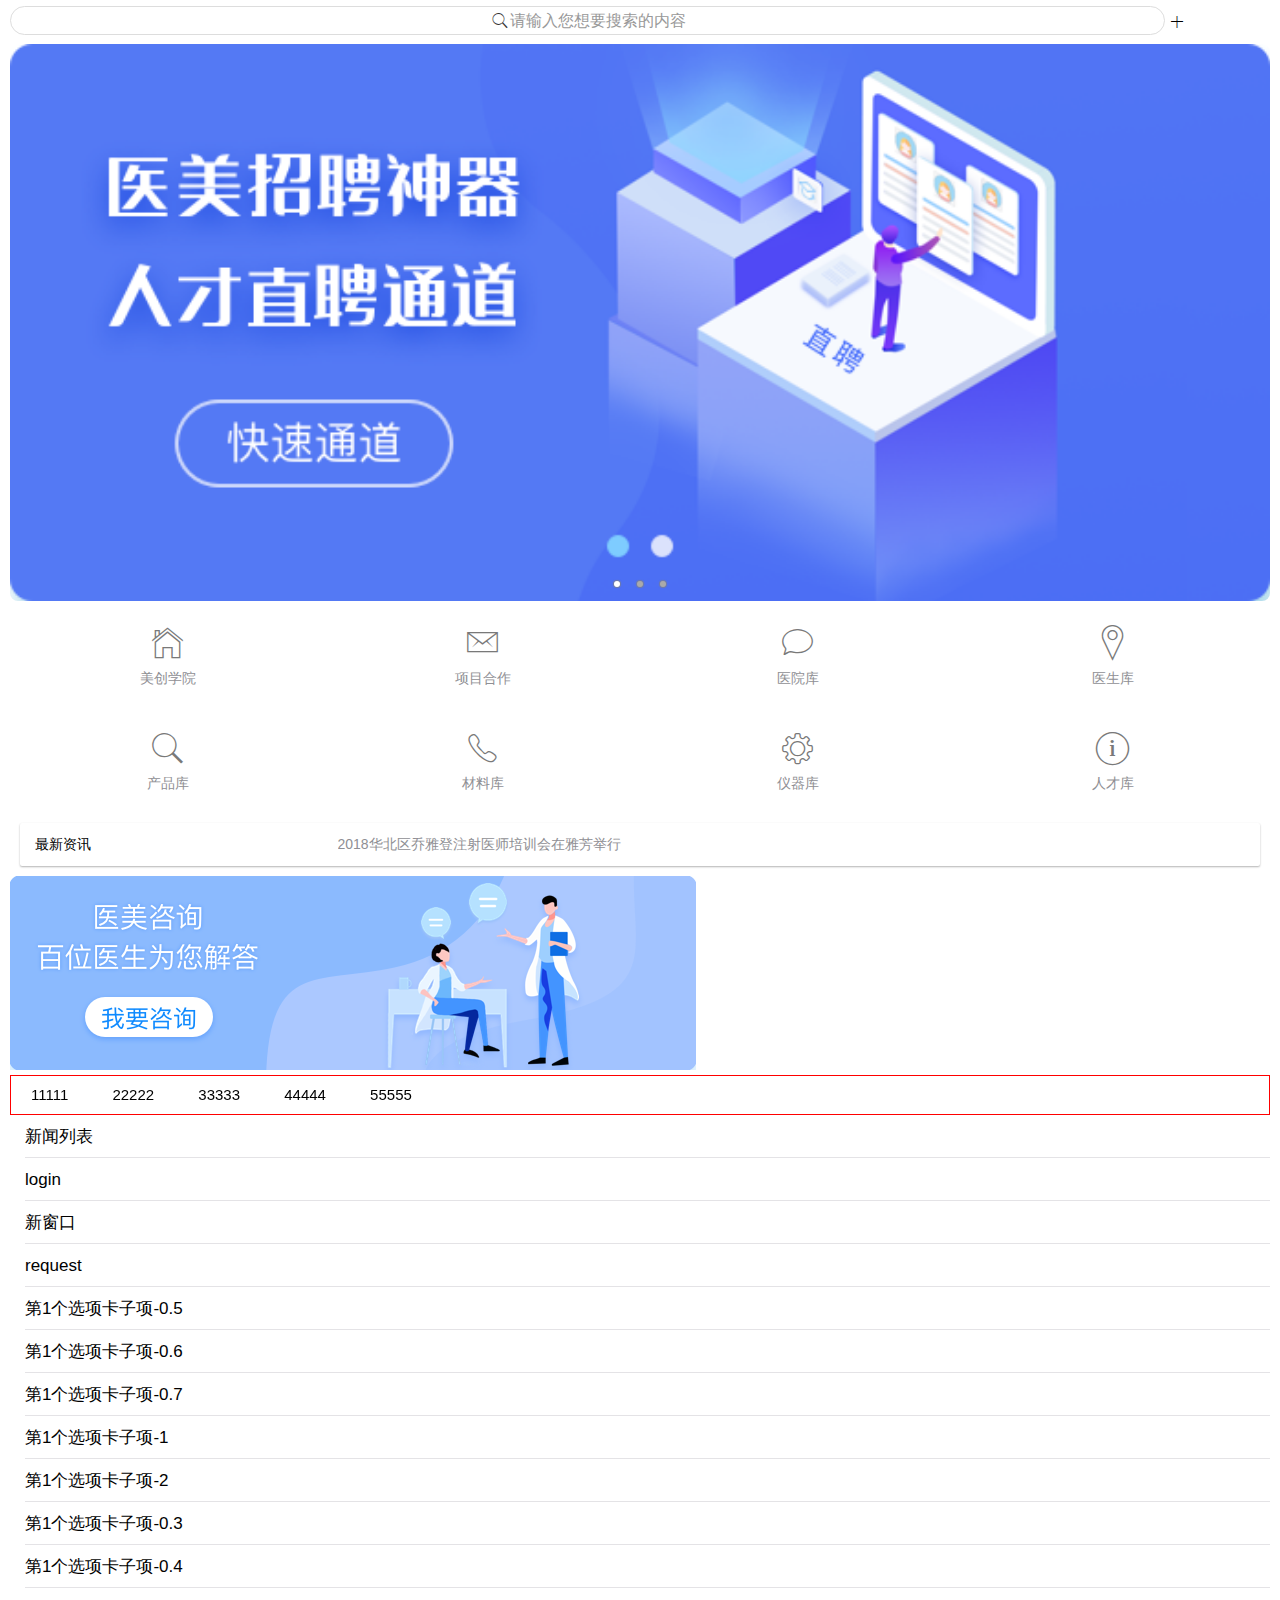
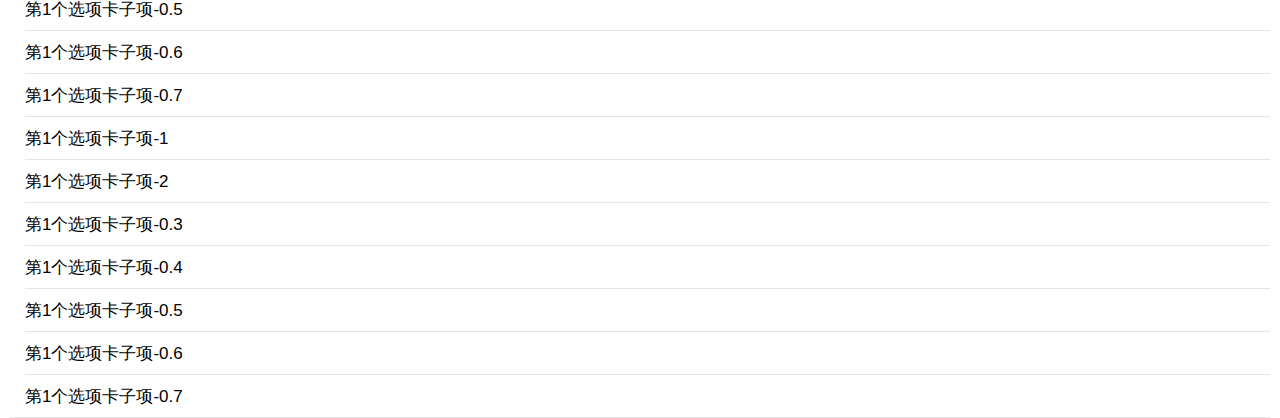
<file: index.html>
<!DOCTYPE html>
<html>

	<head>
		<meta charset="UTF-8">
		<meta name="viewport" content="width=device-width,initial-scale=1,minimum-scale=1,maximum-scale=1,user-scalable=no" />
		<title>首页</title>
    <script src="js/mui.min.js"></script>
    <link href="css/mui.min.css" rel="stylesheet"/>
    <link href="css/index.css" rel="stylesheet"/>
    <!--<script type="text/javascript" charset="utf-8">
      	mui.init();
    </script>-->

		<style>
			.title {
				margin: 20px 15px 10px;
				color: #6d6d72;
				font-size: 15px;
				padding-bottom: 51px;
			}
		</style>
	</head>

	<body>
	<header class="mui-bar mui-bar-nav">
		<div class="mui-content">
		    <div class="mui-row">
		        <div class="mui-col-xs-11 mui-col-sm-11 mui-input-row mui-search">
		            <input type="search" class="mui-input-clear radius" placeholder="请输入您想要搜索的内容">
		        </div>
		        <div class="mui-col-xs-1 mui-col-sm-1">
		        	<span class="mui-icon mui-icon mui-icon-plusempty"></span>
		        </div>
		    </div>
		</div>
	</header>
	
	
	
	<div class="mui-content pulic-padding">
		<!--banner開始-->
		<div class="mui-slider banner-radius">
		  <div class="mui-slider-group mui-slider-loop">
		    <!--支持循环，需要重复图片节点-->
		    <div class="mui-slider-item mui-slider-item-duplicate"><a href="#"><img src="image/index/banner.png" /></a></div>
		    <div class="mui-slider-item"><a href="#"><img src="image/index/banner.png" /></a></div>
		    <div class="mui-slider-item"><a href="#"><img src="image/index/banner.png" /></a></div>
		    <div class="mui-slider-item"><a href="#"><img src="image/index/banner.png" /></a></div>
		    <!--支持循环，需要重复图片节点-->
		    <div class="mui-slider-item mui-slider-item-duplicate"><a href="#"><img src="image/index/banner.png" /></a></div>
		  </div>
		  <div class="mui-slider-indicator">
				<div class="mui-indicator mui-active"></div>
				<div class="mui-indicator"></div>
				<div class="mui-indicator"></div>
			</div>
		</div>
		<!--banner結束-->
		
		<!--导航开始-->
		<ul class="mui-table-view mui-grid-view mui-grid-9">
            <li class="mui-table-view-cell mui-media mui-col-xs-3 mui-col-sm-3"><a href="#">
                    <span class="mui-icon mui-icon-home"></span>
                    <div class="mui-media-body"><p>美创学院</p></div></a></li>
            <li class="mui-table-view-cell mui-media mui-col-xs-3 mui-col-sm-3"><a href="#">
                    <span class="mui-icon mui-icon-email"><!--<span class="mui-badge">5</span>--></span>
                    <div class="mui-media-body"><p>项目合作</p></div></a></li>
            <li class="mui-table-view-cell mui-media mui-col-xs-3 mui-col-sm-3"><a href="#">
                    <span class="mui-icon mui-icon-chatbubble"></span>
                    <div class="mui-media-body"><p>医院库</p></div></a></li>
            <li class="mui-table-view-cell mui-media mui-col-xs-3 mui-col-sm-3"><a href="#">
                    <span class="mui-icon mui-icon-location"></span>
                    <div class="mui-media-body"><p>医生库</p></div></a></li>
            <li class="mui-table-view-cell mui-media mui-col-xs-3 mui-col-sm-3"><a href="#">
                    <span class="mui-icon mui-icon-search"></span>
                    <div class="mui-media-body"><p>产品库</p></div></a></li>
            <li class="mui-table-view-cell mui-media mui-col-xs-3 mui-col-sm-3"><a href="#">
                    <span class="mui-icon mui-icon-phone"></span>
                    <div class="mui-media-body"><p>材料库</p></div></a></li>
            <li class="mui-table-view-cell mui-media mui-col-xs-3 mui-col-sm-3"><a href="#">
                    <span class="mui-icon mui-icon-gear"></span>
                    <div class="mui-media-body"><p>仪器库</p></div></a></li>
            <li class="mui-table-view-cell mui-media mui-col-xs-3 mui-col-sm-3"><a href="#">
                    <span class="mui-icon mui-icon-info"></span>
                    <div class="mui-media-body"><p>人才库</p></div></a></li>
        </ul> 
		<!--导航结束-->
		
		<!--资讯推荐开始-->
	    <div class="mui-card">
	        <ul class="mui-table-view">
	        	<li class="mui-table-view-cell">
	                <a class=" mui-row">
	                    <div class="mui-col-xs-3 mui-col-sm-3">最新资讯</div>
	                    <p class="mui-col-xs-9 mui-col-sm-9 mui-ellipsis">2018华北区乔雅登注射医师培训会在雅芳举行</p>
	                </a>
	           </li>
	        </ul>
	    </div>
		<!--资讯推荐结束-->
		
		<!--广告图开始-->
		<div class="mui-row"><a href="#"><img src="image/index/advert1.png" class="img-responsive" alt="响应式图像" /></a></div>
		<!--广告图结束-->
		
		<!--选项卡切换+下拉刷新开始-->
		<div class="mui-slider" style="border:1px solid #ff0000">
                <div class="mui-scroll-wrapper mui-slider-indicator mui-segmented-control mui-segmented-control-inverted">  
                    <div class="mui-scroll">  
                        <a class="mui-control-item" href="T1/tab_1.html" data-index="1">11111</a>  
                        <a class="mui-control-item" href="T1/tab_2.html" data-index="2">22222</a>  
                        <a class="mui-control-item" href="T1/tab_3.html" data-index="3">33333</a>  
                        <a class="mui-control-item" href="T1/tab_3.html" data-index="4">44444</a>  
                        <a class="mui-control-item" href="T1/tab_3.html" data-index="5">55555</a>  
                    </div>  
                </div>  
                <!--<div id="sliderProgressBar" class="mui-slider-progress-bar mui-col-xs-4"></div>-->  
            </div>  
		<!--选项卡切换+下拉刷新结束-->
		
		
		
			<ul class="mui-table-view">
				<li class="mui-table-view-cell">
					<a href="./news.html">新闻列表</a>
				</li>
				<li class="mui-table-view-cell">
					<a href="./login.html">login</a>
				</li>
				<li class="mui-table-view-cell">
					<a href="html/new-webview.html">新窗口</a>
				</li>
				<li class="mui-table-view-cell">
					<a href="./request.html">request</a>
				</li>
				<li class="mui-table-view-cell">
					第1个选项卡子项-0.5
				</li>
				<li class="mui-table-view-cell">
					第1个选项卡子项-0.6
				</li>
				<li class="mui-table-view-cell">
					第1个选项卡子项-0.7
				</li>
				<li class="mui-table-view-cell">
					第1个选项卡子项-1 
				</li>
				<li class="mui-table-view-cell">
					第1个选项卡子项-2
				</li>
				<li class="mui-table-view-cell">
					第1个选项卡子项-0.3
				</li>
				<li class="mui-table-view-cell">
					第1个选项卡子项-0.4
				</li>
				<li class="mui-table-view-cell">
					第1个选项卡子项-0.5
				</li>
				<li class="mui-table-view-cell">
					第1个选项卡子项-0.6
				</li>
				<li class="mui-table-view-cell">
					第1个选项卡子项-0.7
				</li><li class="mui-table-view-cell">
					第1个选项卡子项-1 
				</li>
				<li class="mui-table-view-cell">
					第1个选项卡子项-2
				</li>
				<li class="mui-table-view-cell">
					第1个选项卡子项-0.3
				</li>
				<li class="mui-table-view-cell">
					第1个选项卡子项-0.4
				</li>
				<li class="mui-table-view-cell">
					第1个选项卡子项-0.5
				</li>
				<li class="mui-table-view-cell">
					第1个选项卡子项-0.6
				</li>
				<li class="mui-table-view-cell">
					第1个选项卡子项-0.7
				</li>

			</ul>
							

	</div>

		<script src="js/util.js"></script>
		<script type="text/javascript">
			(function() {
				mui.init({
					swipeBack: true //启用右滑关闭功能
				});
				mui.plusReady(function() {
					var self = plus.webview.currentWebview(),
						leftPos = Math.ceil((window.innerWidth - 60) / 2); // 设置凸起大图标为水平居中

					/**	
					 * drawNativeIcon 绘制带边框的半圆，
					 * 实现原理：
					 *   id为bg的tag 创建带边框的圆
					 *   id为bg2的tag 创建白色矩形遮住圆下半部分，只显示凸起带边框部分
					 * 	 id为iconBg的红色背景图
					 *   id为icon的字体图标
					 *   注意创建先后顺序，创建越晚的层级越高
					 */
					var drawNativeIcon = util.drawNative('icon', {
						bottom: '5px',
						left: leftPos + 'px',
						width: '60px',
						height: '60px'
					}, [{
						tag: 'rect',
						id: 'bg',
						position: {
							top: '1px',
							left: '0px',
							width: '100%',
							height: '100%'
						},
						rectStyles: {
							color: '#fff',
							radius: '50%',
							borderColor: '#ccc',
							borderWidth: '1px'
						}
					}, {
						tag: 'rect',
						id: 'bg2',
						position: {
							bottom: '-0.5px',
							left: '0px',
							width: '100%',
							height: '45px'
						},
						rectStyles: {
							color: '#fff'
						}
					}, {
						tag: 'rect',
						id: 'iconBg',
						position: {
							top: '5px',
							left: '5px',
							width: '50px',
							height: '50px'
						},
						rectStyles: {
							color: '#58affb',
							radius: '50%'
						}
					}, {
						tag: 'font',
						id: 'icon',
						text: '\ue600', //此为字体图标Unicode码'\e600'转换为'\ue600'
						position: {
							top: '0px',
							left: '5px',
							width: '50px',
							height: '100%'
						},
						textStyles: {
							fontSrc: '_www/fonts/iconfont.ttf',
							align: 'center',
							color: '#fff',
							size: '30px'
						}
					}]);
					// append 到父webview中
					self.append(drawNativeIcon);

					//自定义监听图标点击事件
					var active_color = '#fff';
					drawNativeIcon.addEventListener('click', function(e) {
						mui.alert('你点击了图标，你在此可以打开摄像头或者新窗口等自定义点击事件。', '悬浮球点击事件');
						// 重绘字体颜色
						if(active_color == '#fff') {
							drawNativeIcon.drawText('\ue600', {}, {
								fontSrc: '_www/fonts/iconfont.ttf',
								align: 'center',
								color: '#000',
								size: '30px'
							}, 'icon');
							active_color = '#000';
						} else {
							drawNativeIcon.drawText('\ue600', {}, {
								fontSrc: '_www/fonts/iconfont.ttf',
								align: 'center',
								color: '#fff',
								size: '30px'
							}, 'icon');
							active_color = '#fff';
						}

					});
					// 中间凸起图标绘制及监听点击完毕

					// 创建子webview窗口 并初始化
					var aniShow = {};
					util.initSubpage(aniShow);
					
					var 	nview = plus.nativeObj.View.getViewById('tabBar'),
						activePage = plus.webview.currentWebview(),
						targetPage,
						subpages = util.options.subpages,
						pageW = window.innerWidth,
						currIndex = 0;
					
						
					/**
					 * 根据判断view控件点击位置判断切换的tab
					 */
					nview.addEventListener('click', function(e) {
						var clientX = e.clientX;
						if(clientX > 0 && clientX <= parseInt(pageW * 0.25)) {
							currIndex = 0;
						} else if(clientX > parseInt(pageW * 0.25) && clientX <= parseInt(pageW * 0.45)) {
							currIndex = 1;
						} else if(clientX > parseInt(pageW * 0.45) && clientX <= parseInt(pageW * 0.8)) {
							currIndex = 2;
						} else {
							currIndex = 3;
						}
						// 匹配对应tab窗口	
						if(currIndex > 0) {
							targetPage = plus.webview.getWebviewById(subpages[currIndex - 1]);
						} else {
							targetPage = plus.webview.currentWebview();
						}

						if(targetPage == activePage) {
							return;
						}

						if(currIndex !== 3) { 
							//底部选项卡切换
							util.toggleNview(currIndex);
							// 子页面切换
							util.changeSubpage(targetPage, activePage, aniShow);
							//更新当前活跃的页面
							activePage = targetPage;
						} else {
							//第四个tab 打开新窗口
							plus.webview.open('html/new-webview.html', 'new', {}, 'slide-in-right', 200);
						}
					});
				});
			})();
		</script>
	</body>

</html>
</file>
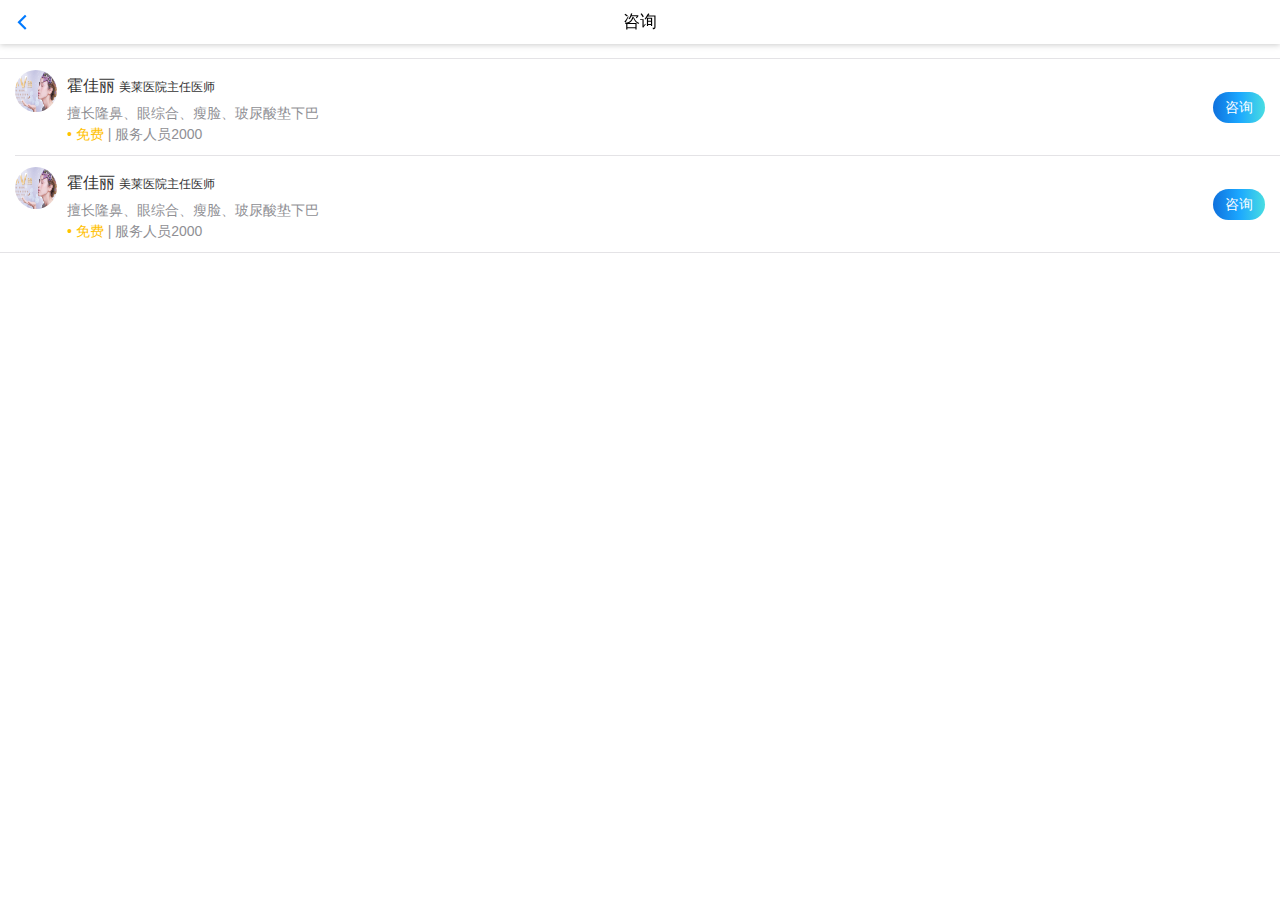
<file: consult.html>
<!DOCTYPE html>
<html>

	<head>
		<meta charset="UTF-8">
		<meta name="viewport" content="width=device-width,initial-scale=1,minimum-scale=1,maximum-scale=1,user-scalable=no" />
		<title>咨询</title>
    <script src="js/mui.min.js"></script>
    <link href="css/mui.min.css" rel="stylesheet"/>
    <link href="css/style.css" rel="stylesheet"/>
    <!--<script type="text/javascript" charset="utf-8">
      	mui.init();
    </script>-->

		<style>
			.title {
				margin: 20px 15px 10px;
				color: #6d6d72;
				font-size: 15px;
				padding-bottom: 51px;
			}
		</style>
	</head>

	<body>
		<header class="mui-bar mui-bar-nav">
			<a class="mui-action-back mui-icon mui-icon-left-nav mui-pull-left"></a>
			<h1 class="mui-title">咨询</h1>
		</header>
	
	
	<div class="mui-content consult-style">
		<ul class="mui-table-view mui-table-view-chevron">
			<li class="mui-table-view-cell mui-media">
				<a href="#">
					<a type="button" class="mui-btn mui-btn-primary consult-but">咨询</a>
					<img class="mui-media-object mui-pull-left img-list" src="./image/news/news1.png">
					<div class="mui-media-body">
						<div class="mui-content">
							<h4>霍佳丽 <span>美莱医院主任医师</span></h4>
						</div>
						<p class='mui-ellipsis'>擅长隆鼻、眼综合、瘦脸、玻尿酸垫下巴</p>
						<p class='mui-ellipsis'><span style="color: #FFC100;">• 免费</span> | <span>服务人员2000</span></p>
					</div>
				</a>
			</li>
			<li class="mui-table-view-cell mui-media">
				<a href="#">
					<a type="button" class="mui-btn mui-btn-primary consult-but">咨询</a>
					<img class="mui-media-object mui-pull-left img-list" src="./image/news/news1.png">
					<div class="mui-media-body">
						<div class="mui-content">
							 <h4>霍佳丽 <span>美莱医院主任医师</span></h4>
						</div>
						<p class='mui-ellipsis'>擅长隆鼻、眼综合、瘦脸、玻尿酸垫下巴</p>
						<p class='mui-ellipsis'><span style="color: #FFC100;">• 免费</span> | <span>服务人员2000</span></p>
					</div>
				</a>
			</li>
			
		</ul>

	</div>

		<script src="js/util.js"></script>
		<script type="text/javascript">
		mui.init({
			swipeBack:true //启用右滑关闭功能
		});		
		</script>
		
	</body>

</html>
</file>
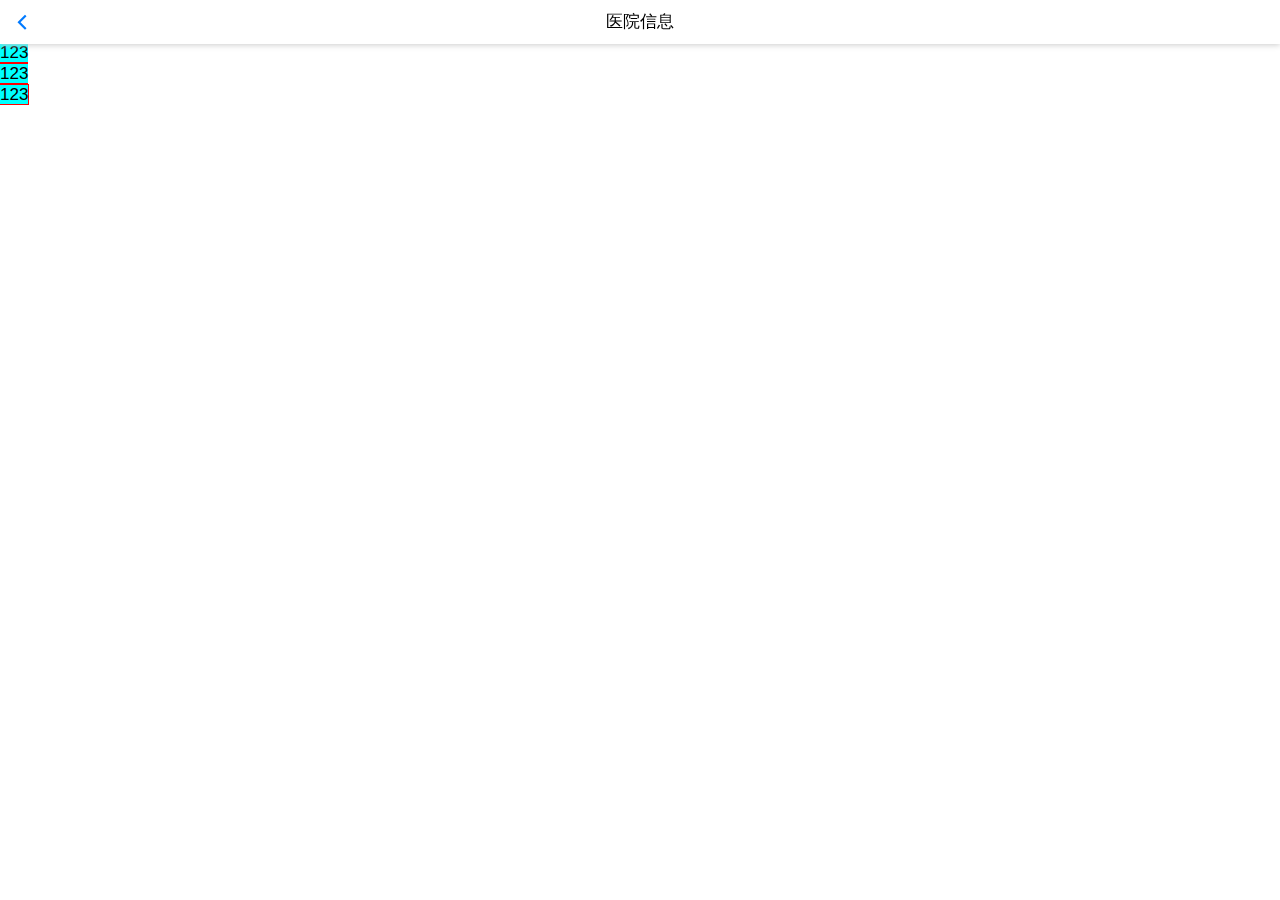
<file: ho-hospital-content.html>
<!DOCTYPE html>
<html>

	<head>
		<meta charset="UTF-8">
		<meta name="viewport" content="width=device-width,initial-scale=1,minimum-scale=1,maximum-scale=1,user-scalable=no" />
		<title>医院信息</title>
    <script src="js/mui.min.js"></script>
    <link href="css/mui.min.css" rel="stylesheet"/>
    <link href="css/style.css" rel="stylesheet"/>
    <!--<script type="text/javascript" charset="utf-8">
      	mui.init();
    </script>-->

		<style>
			.title {
				margin: 20px 15px 10px;
				color: #6d6d72;
				font-size: 15px;
				padding-bottom: 51px;
			}
		</style>
	</head>

	<body>
		<header class="mui-bar mui-bar-nav">
			<a class="mui-action-back mui-icon mui-icon-left-nav mui-pull-left"></a>
			<h1 class="mui-title">医院信息</h1>
		</header>
		<dvi style="width:100%;height:400px;background-color:#0ff;border:1px solid #f00">21234<br>123<br>123<br>123<br>123</dvi>
	
	

		<script src="js/util.js"></script>
		<script type="text/javascript">
		mui.init({
			swipeBack:true //启用右滑关闭功能
		});		
		</script>
		
	</body>

</html>
</file>
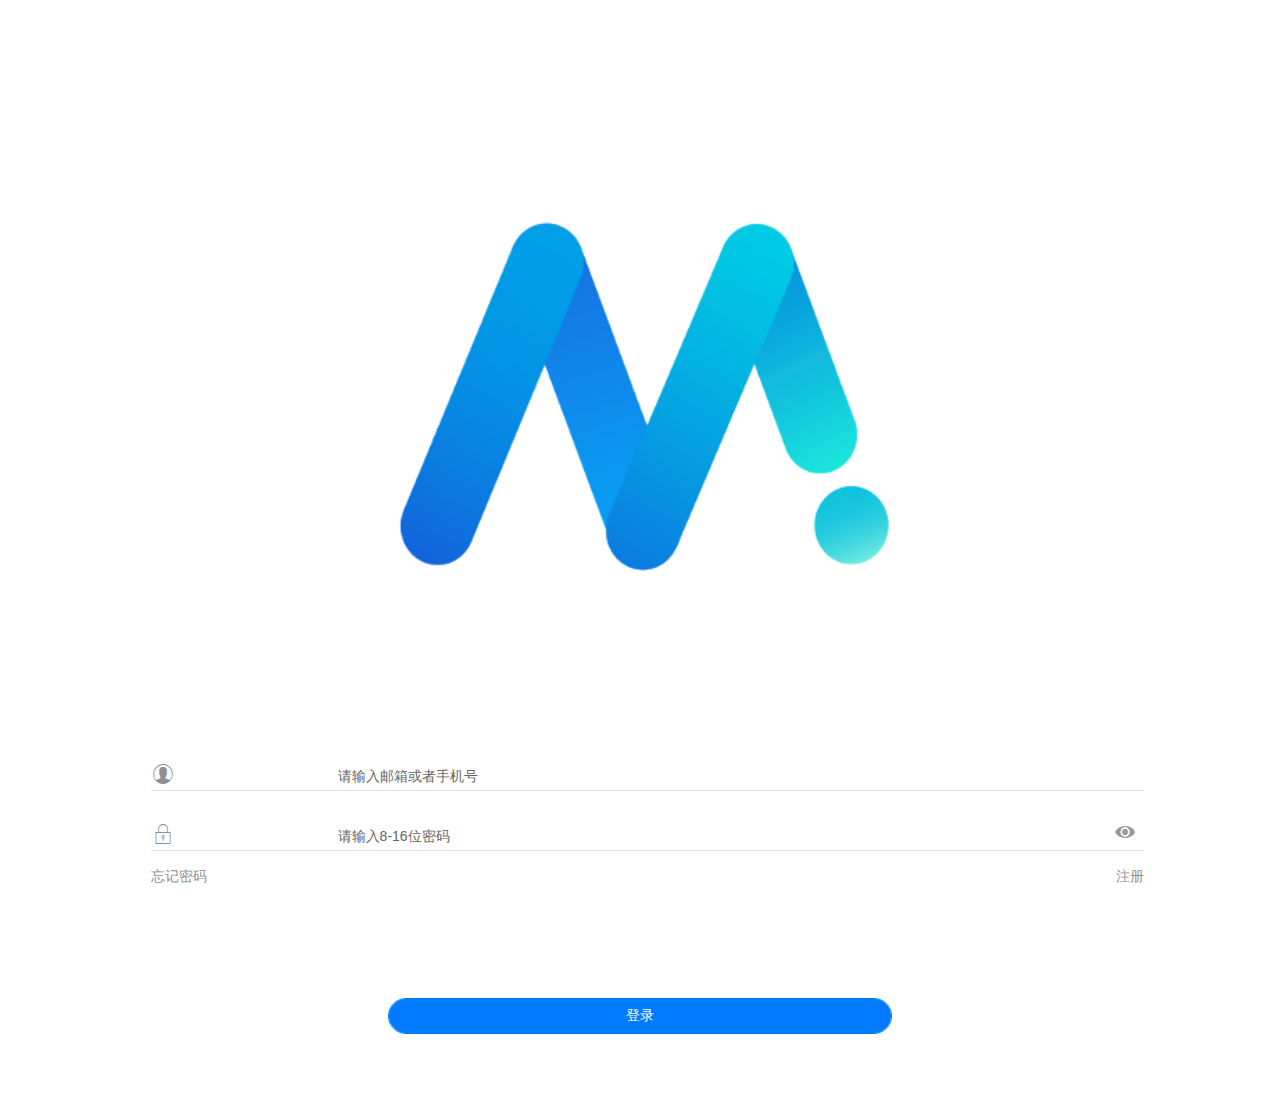
<file: login.html>
<!DOCTYPE html>
<html class="ui-page-login">
	<head>
		<meta charset="UTF-8">
		<meta name="viewport" content="width=device-width,initial-scale=1,minimum-scale=1,maximum-scale=1,user-scalable=no" />
		<title>login</title>
    <script src="js/mui.min.js"></script>
    <link href="css/mui.min.css" rel="stylesheet"/>
    <link href="css/style.css" rel="stylesheet"/>
    <link href="css/login.css" rel="stylesheet"/>


	</head>

	<body>

	<div class="mui-content">
		<!--logo开始-->
	    <div class="mui-row" style="padding: 15% 10% 10%;">
	    	<div class="mui-col-sm-3 mui-col-xs-3"></div>
	        <div class="mui-col-sm-6 mui-col-xs-6">
				<a href="#"><img src="image/login/logo.png" /></a>
	        </div>
	    </div>
	    <!--logo结束-->
	    
	    <!--login表单开始-->
    	<div class="mui-content-padded">
			<form class="mui-input-group" style="padding:0 10%">
				<div class="mui-input-row">
					<label><p><span class="mui-icon mui-icon-contact"></span></p></label>
					<input type="text" class="mui-input-clear" placeholder="请输入邮箱或者手机号">
				</div>
				<div class="mui-input-row  mui-password row-padding-top">
					<label><p><span class="mui-icon mui-icon-locked"></span></p></label>
					<input type="password" class="mui-input-password" placeholder="请输入8-16位密码">
				</div>
				<div class="mui-row" style="padding: 15px 0 0 15px;">
					<div class="mui-col-sm-6 mui-col-xs-6">
						<p>忘记密码</p>
					</div>
					<div class="mui-col-sm-6 mui-col-xs-6">
						<p style="text-align: right;">注册</p>
					</div>
				</div>
				<div class="mui-button-row" style="padding:10% 0">
					<button type="button" class="mui-btn mui-btn-primary btn-style-login1" onclick="return false;">登录</button>
				</div>
			</form>
		</div>
	    <!--login表单结束-->
	    
	</div>

	</body>

</html>

<script type="text/javascript" charset="utf-8">
  	mui.init();
</script>
</file>
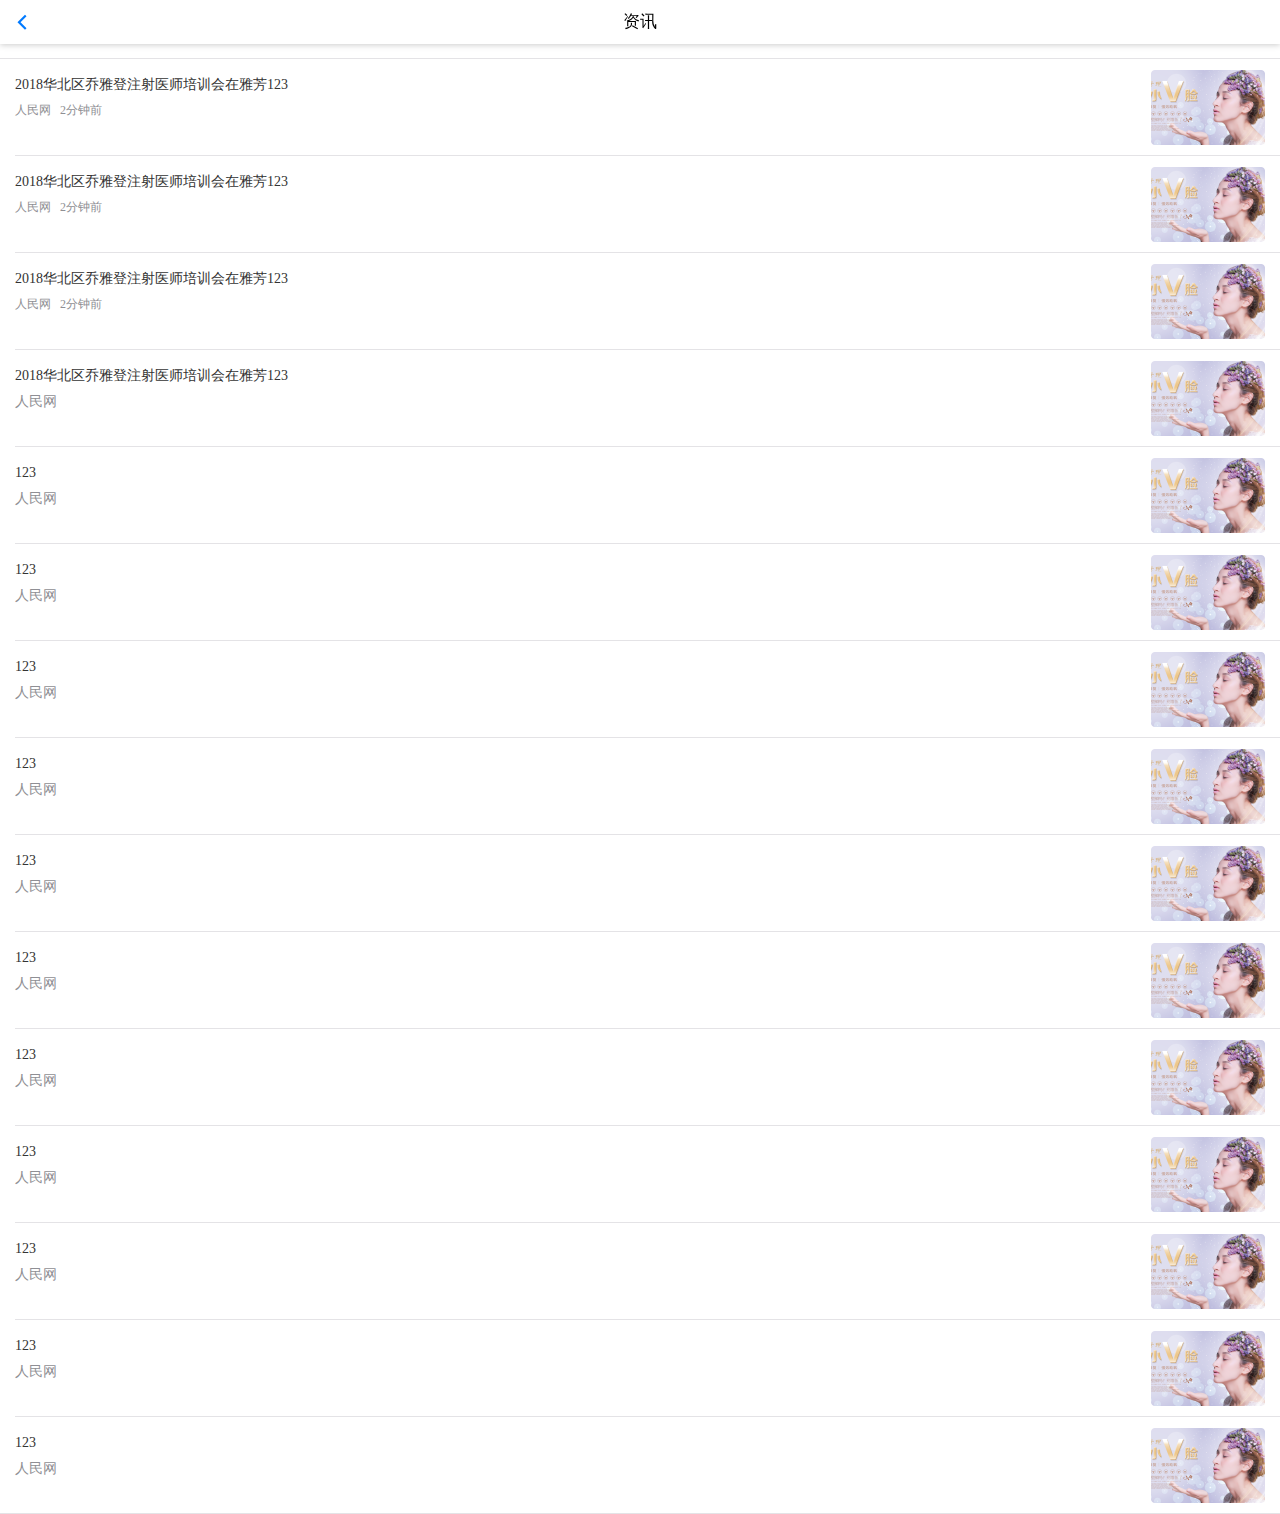
<file: news.html>
<!DOCTYPE html>
<html>

	<head>
		<meta charset="UTF-8">
		<meta name="viewport" content="width=device-width,initial-scale=1,minimum-scale=1,maximum-scale=1,user-scalable=no" />
		<title>资讯</title>
    <script src="js/mui.min.js"></script>
    <link href="css/mui.min.css" rel="stylesheet"/>
    <link href="css/style.css" rel="stylesheet"/>
    <!--<script type="text/javascript" charset="utf-8">
      	mui.init();
    </script>-->

		<style>
			.title {
				margin: 20px 15px 10px;
				color: #6d6d72;
				font-size: 15px;
				padding-bottom: 51px;
			}
		</style>
	</head>

	<body>
		<header class="mui-bar mui-bar-nav">
			<a class="mui-action-back mui-icon mui-icon-left-nav mui-pull-left"></a>
			<h1 class="mui-title">资讯</h1>
		</header>
	
	
	<div class="mui-content">
		<ul class="mui-table-view">
			<li class="mui-table-view-cell mui-media">
				<a href="./news_content.html">
					<img class="mui-media-object mui-pull-right list-img-style" src="./image/news/news1.png">
					<div class="mui-media-body">
						<div class="mui-ellipsis-2"><h5>2018华北区乔雅登注射医师培训会在雅芳123</h5></div>
					</div>
					<div class="meta-info">
						<p class="list-time">  
							<span class="author">人民网</span>&nbsp;&nbsp;&nbsp;<span class="time">2分钟前</span>
						</p>
					</div>
				</a>
			</li>
			<li class="mui-table-view-cell mui-media">
				<a href="javascript:;">
					<img class="mui-media-object mui-pull-right list-img-style" src="./image/news/news1.png">
					<div class="mui-media-body">
						<div class="mui-ellipsis-2"><h5>2018华北区乔雅登注射医师培训会在雅芳123</h5></div>
					</div>
					<div class="meta-info">
						<p class="list-time">  
							<span class="author">人民网</span>&nbsp;&nbsp;&nbsp;<span class="time">2分钟前</span>
						</p>
					</div>
				</a>
			</li>
			<li class="mui-table-view-cell mui-media">
				<a href="javascript:;">
					<img class="mui-media-object mui-pull-right list-img-style" src="./image/news/news1.png">
					<div class="mui-media-body">
						<div class="mui-ellipsis-2"><h5>2018华北区乔雅登注射医师培训会在雅芳123</h5></div>
					</div>
					<div class="meta-info">
						<p class="list-time">
							<span class="author">人民网</span>&nbsp;&nbsp;&nbsp;<span class="time">2分钟前</span>
						</p>
					</div>
				</a>
			</li>
			<li class="mui-table-view-cell mui-media">
				<a href="javascript:;">
					<img src="./image/news/news1.png" class="mui-media-object mui-pull-right list-img-style" />
					<div class="mui-media-body">
						<div class="mui-ellipsis-2"><h5>2018华北区乔雅登注射医师培训会在雅芳123</h5></div>
					</div>
					<div class="meta-info">
						<p class="list-info">
							<span class="author">人民网</span>
						</p>
					</div>
				</a>
			</li>
			<li class="mui-table-view-cell mui-media">
				<a href="javascript:;">
					<img src="./image/news/news1.png" class="mui-media-object mui-pull-right list-img-style" />
					<div class="mui-media-body">
						<div class="mui-ellipsis-2"><h5>123</h5></div>
					</div>
					<div class="meta-info">
						<p class="list-info">
							<span class="author">人民网</span>
						</p>
					</div>
				</a>
			</li>
			<li class="mui-table-view-cell mui-media">
				<a href="javascript:;">
					<img src="./image/news/news1.png" class="mui-media-object mui-pull-right list-img-style" />
					<div class="mui-media-body">
						<div class="mui-ellipsis-2"><h5>123</h5></div>
					</div>
					<div class="meta-info">
						<p class="list-info">
							<span class="author">人民网</span>
						</p>
					</div>
				</a>
			</li>
			<li class="mui-table-view-cell mui-media">
				<a href="javascript:;">
					<img src="./image/news/news1.png" class="mui-media-object mui-pull-right list-img-style" />
					<div class="mui-media-body">
						<div class="mui-ellipsis-2"><h5>123</h5></div>
					</div>
					<div class="meta-info">
						<p class="list-info">
							<span class="author">人民网</span>
						</p>
					</div>
				</a>
			</li>
			<li class="mui-table-view-cell mui-media">
				<a href="javascript:;">
					<img src="./image/news/news1.png" class="mui-media-object mui-pull-right list-img-style" />
					<div class="mui-media-body">
						<div class="mui-ellipsis-2"><h5>123</h5></div>
					</div>
					<div class="meta-info">
						<p class="list-info">
							<span class="author">人民网</span>
						</p>
					</div>
				</a>
			</li>
			<li class="mui-table-view-cell mui-media">
				<a href="javascript:;">
					<img src="./image/news/news1.png" class="mui-media-object mui-pull-right list-img-style" />
					<div class="mui-media-body">
						<div class="mui-ellipsis-2"><h5>123</h5></div>
					</div>
					<div class="meta-info">
						<p class="list-info">
							<span class="author">人民网</span>
						</p>
					</div>
				</a>
			</li>
			<li class="mui-table-view-cell mui-media">
				<a href="javascript:;">
					<img src="./image/news/news1.png" class="mui-media-object mui-pull-right list-img-style" />
					<div class="mui-media-body">
						<div class="mui-ellipsis-2"><h5>123</h5></div>
					</div>
					<div class="meta-info">
						<p class="list-info">
							<span class="author">人民网</span>
						</p>
					</div>
				</a>
			</li>
			<li class="mui-table-view-cell mui-media">
				<a href="javascript:;">
					<img src="./image/news/news1.png" class="mui-nedia-object mui-pull-right list-img-style" />
					<div class="mui-media-body">
						<div class="mui-ellipsis-2"><h5>123</h5></div>
					</div>
					<div class="meta-info">
						<p class="list-info"><span class="author">人民网</span></p>
					</div>
				</a>
			</li>
			<li class="mui-table-view-cell mui-media">
				<a href="javascript:;">
					<img src="./image/news/news1.png" class="mui-nedia-object mui-pull-right list-img-style" />
					<div class="mui-media-body">
						<div class="mui-ellipsis-2"><h5>123</h5></div>
					</div>
					<div class="meta-info">
						<p class="list-info"><span class="author">人民网</span></p>
					</div>
				</a>
			</li>
			<li class="mui-table-view-cell mui-media">
				<a href="javascript:;">
					<img src="./image/news/news1.png" class="mui-nedia-object mui-pull-right list-img-style" />
					<div class="mui-media-body">
						<div class="mui-ellipsis-2"><h5>123</h5></div>
					</div>
					<div class="meta-info">
						<p class="list-info"><span class="author">人民网</span></p>
					</div>
				</a>
			</li>
			<li class="mui-table-view-cell mui-media">
				<a href="javascript:;">
					<img src="./image/news/news1.png" class="mui-nedia-object mui-pull-right list-img-style" />
					<div class="mui-media-body">
						<div class="mui-ellipsis-2"><h5>123</h5></div>
					</div>
					<div class="meta-info">
						<p class="list-info"><span class="author">人民网</span></p>
					</div>
				</a>
			</li>
			<li class="mui-table-view-cell mui-media">
				<a href="javascript:;">
					<img src="./image/news/news1.png" class="mui-nedia-object mui-pull-right list-img-style" />
					<div class="mui-media-body">
						<div class="mui-ellipsis-2"><h5>123</h5></div>
					</div>
					<div class="meta-info">
						<p class="list-info"><span class="author">人民网</span></p>
					</div>
				</a>
			</li>
		</ul>
		

	</div>

		<script src="js/util.js"></script>
		<script type="text/javascript">
		mui.init({
			swipeBack:true //启用右滑关闭功能
		});		
		</script>
		
	</body>

</html>
</file>
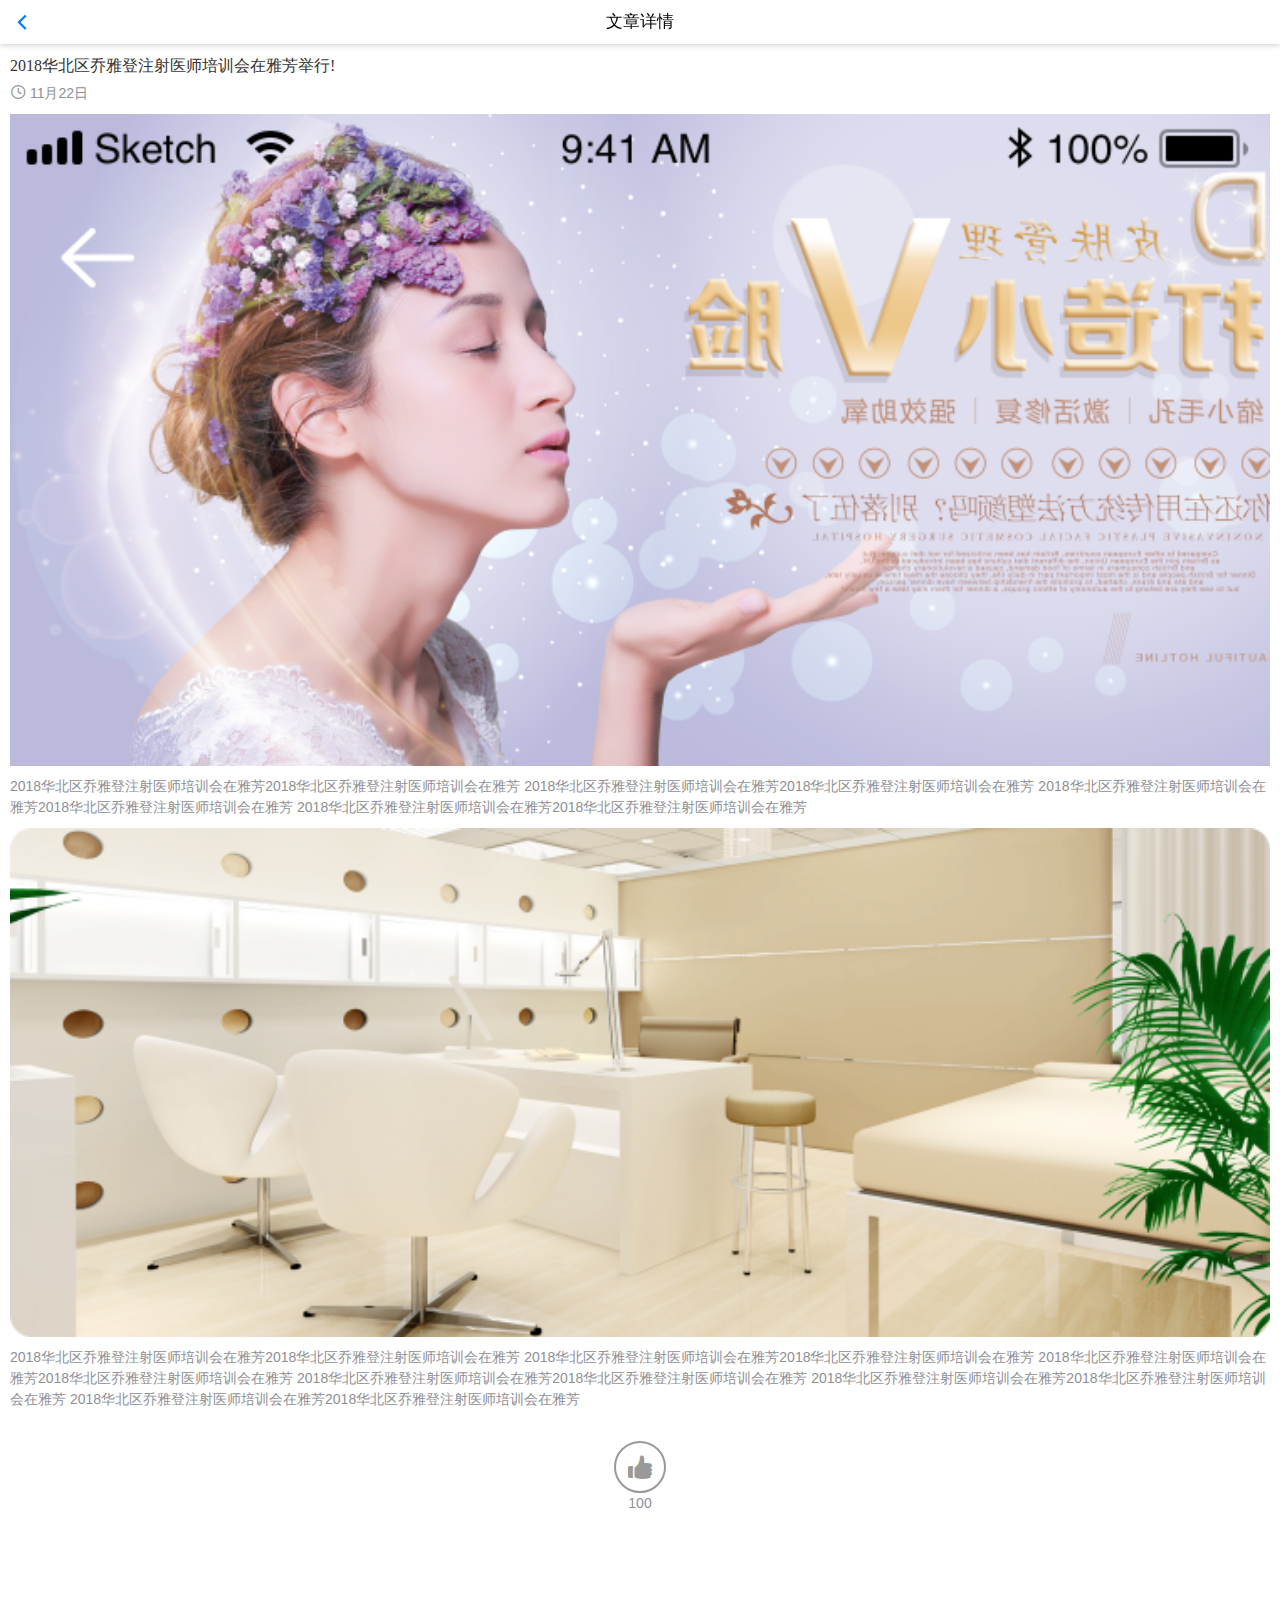
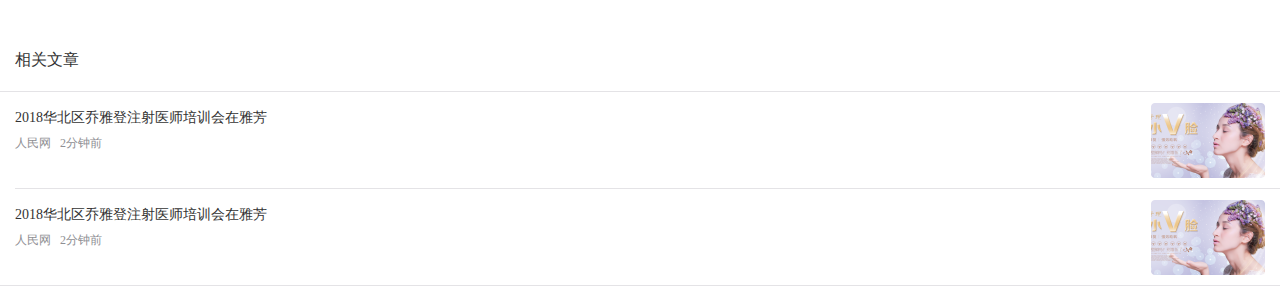
<file: news_content.html>
<html>

	<head>
		<meta charset="utf-8">
		<title>Hello MUI</title>
		<meta name="viewport" content="width=device-width, initial-scale=1,maximum-scale=1,user-scalable=no">
		<meta name="apple-mobile-web-app-capable" content="yes">
		<meta name="apple-mobile-web-app-status-bar-style" content="black">
		<!--标准mui.css-->
		<link rel="stylesheet" href="./css/mui.min.css">
		<link rel="stylesheet" href="./css/iconfonts.css">
		<link rel="stylesheet" href="./css/style.css">
		<link rel="stylesheet" type="text/css" href="./css/icons-extra.css" />
		<style type="text/css">
		</style>

	</head>

	<body>
		<header class="mui-bar mui-bar-nav">
			<a class="mui-action-back mui-icon mui-icon-left-nav mui-pull-left"></a>
			<h1 class="mui-title">文章详情</h1>
		</header>
		<div class="mui-content">
			<div class="mui-content-padded" style="padding-bottom:50px">
				<h4>2018华北区乔雅登注射医师培训会在雅芳举行!</h4>
				<p><span class="mui-icon iconfont icon-shijian"></span>  <span>11月22日</span></p>
				<p>
					<img src="./image/news/content2.png" data-preview-src="" data-preview-group="1" />
				</p>
				<p>2018华北区乔雅登注射医师培训会在雅芳2018华北区乔雅登注射医师培训会在雅芳
				2018华北区乔雅登注射医师培训会在雅芳2018华北区乔雅登注射医师培训会在雅芳
				2018华北区乔雅登注射医师培训会在雅芳2018华北区乔雅登注射医师培训会在雅芳
				2018华北区乔雅登注射医师培训会在雅芳2018华北区乔雅登注射医师培训会在雅芳</p>
				<p>
					<img src="./image/news/content1.png" data-preview-src="" data-preview-group="1" />
				</p>
				<p>2018华北区乔雅登注射医师培训会在雅芳2018华北区乔雅登注射医师培训会在雅芳
				2018华北区乔雅登注射医师培训会在雅芳2018华北区乔雅登注射医师培训会在雅芳
				2018华北区乔雅登注射医师培训会在雅芳2018华北区乔雅登注射医师培训会在雅芳
				2018华北区乔雅登注射医师培训会在雅芳2018华北区乔雅登注射医师培训会在雅芳
				2018华北区乔雅登注射医师培训会在雅芳2018华北区乔雅登注射医师培训会在雅芳
				2018华北区乔雅登注射医师培训会在雅芳2018华北区乔雅登注射医师培训会在雅芳</p>
				
				<br />
				<div class="flex-container">
					<div style="text-align: center;">
						<a href="" class="icon-extra-like">
							<span class="mui-icon-extra mui-icon-extra-like"></span>
						</a><br />
						<p>100</p>
					</div>
					
				</div>
			</div>
		</div>
		 
		<div class="mui-content">
			<h4 class="title-padding">相关文章</h4>
			
			<ul class="mui-table-view">
				<li class="mui-table-view-cell mui-media">
					<a href="javascript:;">
						<img class="mui-media-object mui-pull-right list-img-style" src="./image/news/news1.png">
						<div class="mui-media-body">
							<div class="mui-ellipsis-2"><h5>2018华北区乔雅登注射医师培训会在雅芳</h5></div>
						</div>
						<div class="meta-info">
							<p class="list-time">  
								<span class="author">人民网</span>&nbsp;&nbsp;&nbsp;<span class="time">2分钟前</span>
							</p>
						</div>
					</a>
				</li>
				<li class="mui-table-view-cell mui-media">
					<a href="javascript:;">
						<img class="mui-media-object mui-pull-right list-img-style" src="./image/news/news1.png">
						<div class="mui-media-body">
							<div class="mui-ellipsis-2"><h5>2018华北区乔雅登注射医师培训会在雅芳</h5></div>
						</div>
						<div class="meta-info">
							<p class="list-time">  
								<span class="author">人民网</span>&nbsp;&nbsp;&nbsp;<span class="time">2分钟前</span>
							</p>
						</div>
					</a>
				</li>
			</ul>
		</div>

	</body>
	<script src="./js/mui.min.js"></script>
	<script src="./js/mui.zoom.js"></script>
	<script src="./js/mui.previewimage.js"></script>
	<script>
		mui.previewImage();
	</script>

</html>
</file>
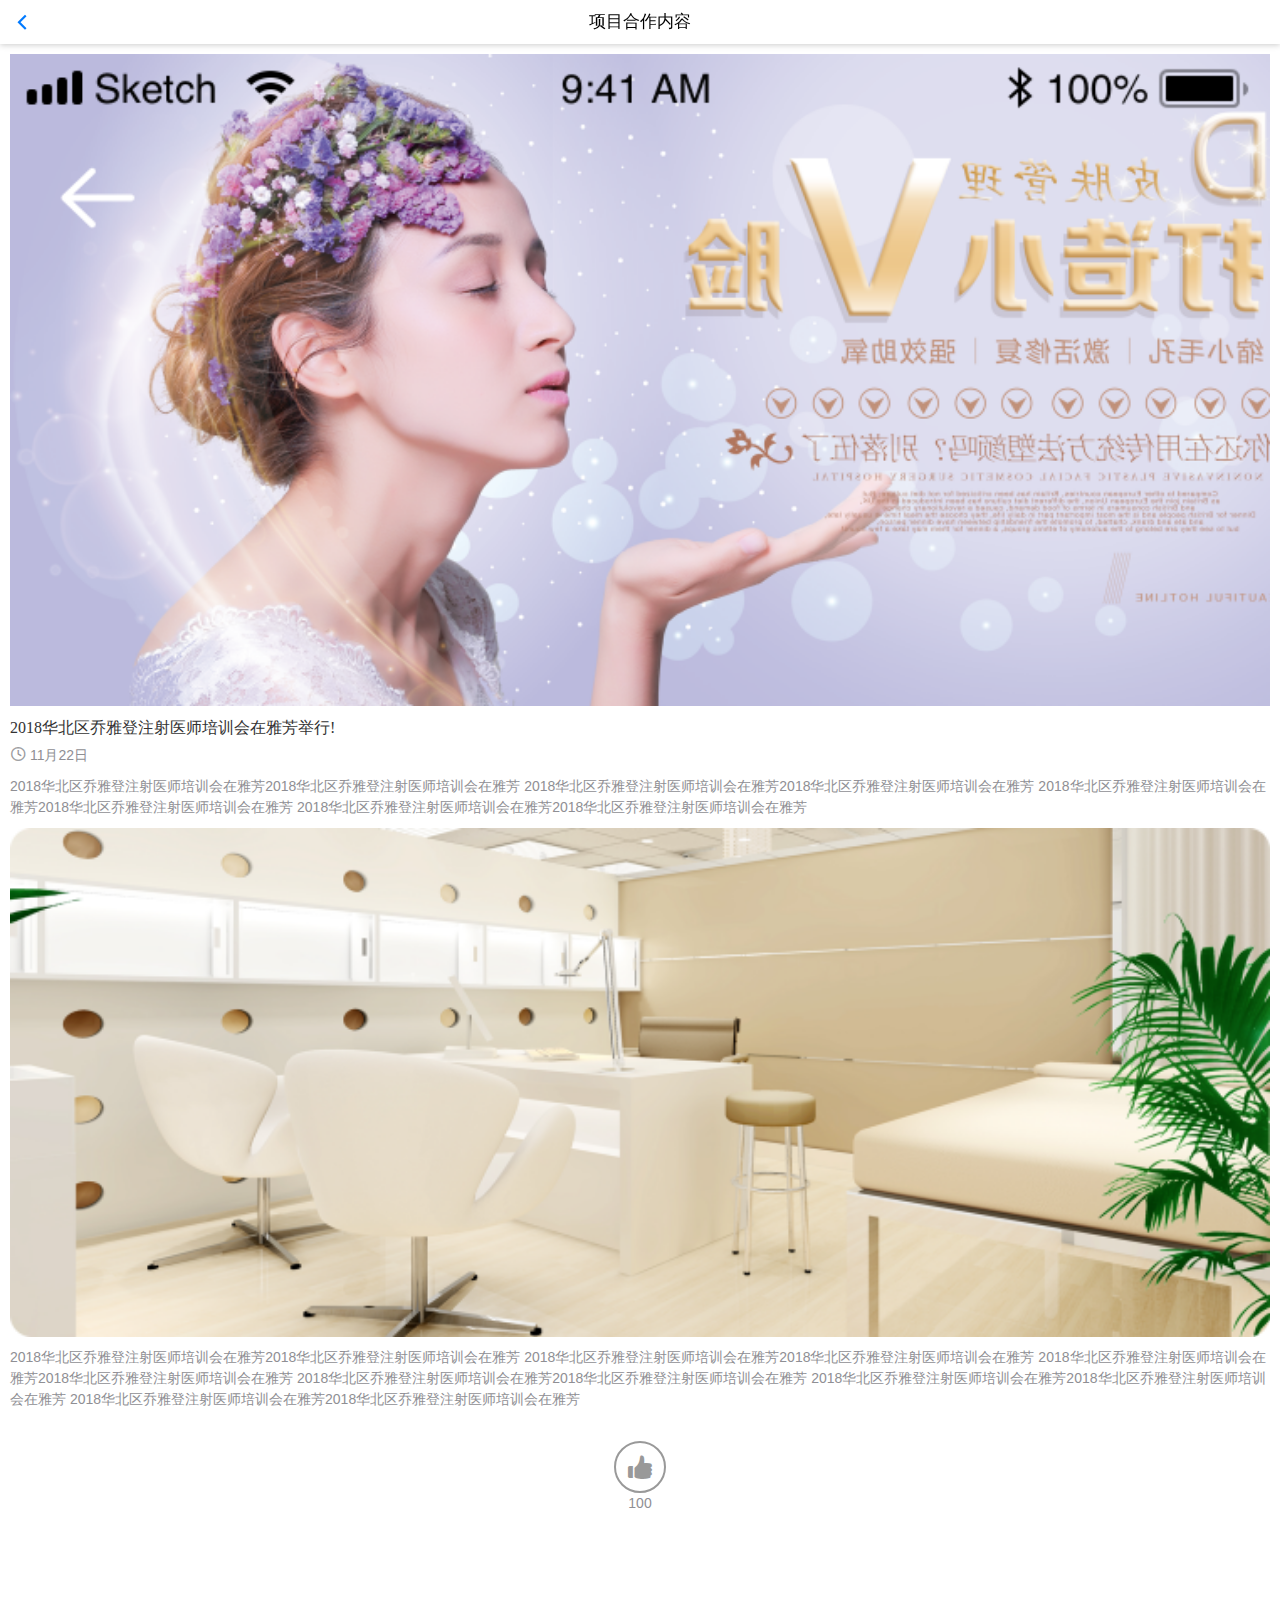
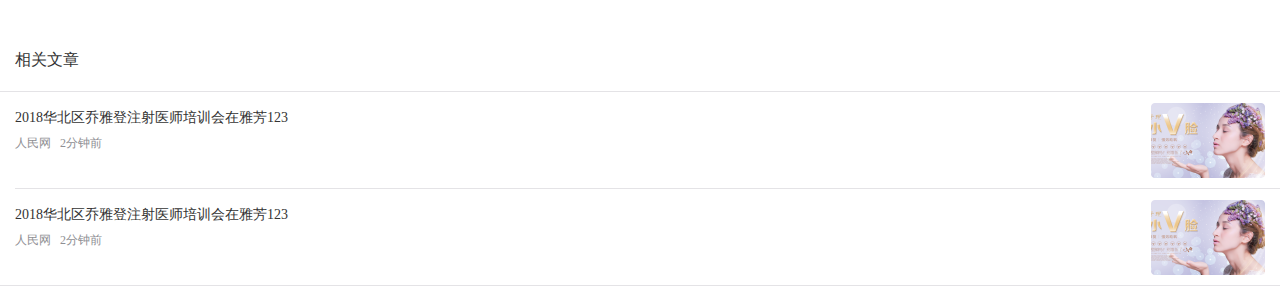
<file: project-content.html>
<html>

	<head>
		<meta charset="utf-8">
		<title>Hello MUI</title>
		<meta name="viewport" content="width=device-width, initial-scale=1,maximum-scale=1,user-scalable=no">
		<meta name="apple-mobile-web-app-capable" content="yes">
		<meta name="apple-mobile-web-app-status-bar-style" content="black">
		<!--标准mui.css-->
		<link rel="stylesheet" href="./css/mui.min.css">
		<link rel="stylesheet" href="./css/iconfonts.css">
		<link rel="stylesheet" href="./css/style.css">
		<link rel="stylesheet" type="text/css" href="./css/icons-extra.css" />
		<style type="text/css">
		</style>
	</head>

	<body>
		<header class="mui-bar mui-bar-nav">
			<a class="mui-action-back mui-icon mui-icon-left-nav mui-pull-left"></a>
			<h1 class="mui-title">项目合作内容</h1>
		</header>
		<div class="mui-content">
			<div class="mui-content-padded" style="padding-bottom:50px">
				<p><img src="./image/news/content2.png" data-preview-src="" data-preview-group="1" /></p>
				<h4>2018华北区乔雅登注射医师培训会在雅芳举行!</h4>
				<p><span class="mui-icon iconfont icon-shijian"></span>  <span>11月22日</span></p>
				<p>2018华北区乔雅登注射医师培训会在雅芳2018华北区乔雅登注射医师培训会在雅芳
				2018华北区乔雅登注射医师培训会在雅芳2018华北区乔雅登注射医师培训会在雅芳
				2018华北区乔雅登注射医师培训会在雅芳2018华北区乔雅登注射医师培训会在雅芳
				2018华北区乔雅登注射医师培训会在雅芳2018华北区乔雅登注射医师培训会在雅芳</p>
				<p>
					<img src="./image/news/content1.png" data-preview-src="" data-preview-group="1" />
				</p>
				<p>2018华北区乔雅登注射医师培训会在雅芳2018华北区乔雅登注射医师培训会在雅芳
				2018华北区乔雅登注射医师培训会在雅芳2018华北区乔雅登注射医师培训会在雅芳
				2018华北区乔雅登注射医师培训会在雅芳2018华北区乔雅登注射医师培训会在雅芳
				2018华北区乔雅登注射医师培训会在雅芳2018华北区乔雅登注射医师培训会在雅芳
				2018华北区乔雅登注射医师培训会在雅芳2018华北区乔雅登注射医师培训会在雅芳
				2018华北区乔雅登注射医师培训会在雅芳2018华北区乔雅登注射医师培训会在雅芳</p>
				<br />
				<div class="flex-container">
					<div style="text-align: center;">
						<a href="" class="icon-extra-like">
							<span class="mui-icon-extra mui-icon-extra-like"></span>
						</a><br />
						<p>100</p>
					</div>
					
				</div>
			</div>
		</div>
		 
		<div class="mui-content">
			<h4 class="title-padding">相关文章</h4>
			
			<ul class="mui-table-view">
				<li class="mui-table-view-cell mui-media">
					<a href="javascript:;">
						<img class="mui-media-object mui-pull-right list-img-style" src="./image/news/news1.png">
						<div class="mui-media-body">
							<div class="mui-ellipsis-2"><h5>2018华北区乔雅登注射医师培训会在雅芳123</h5></div>
						</div>
						<div class="meta-info">
							<p class="list-time">  
								<span class="author">人民网</span>&nbsp;&nbsp;&nbsp;<span class="time">2分钟前</span>
							</p>
						</div>
					</a>
				</li>
				<li class="mui-table-view-cell mui-media">
					<a href="javascript:;">
						<img class="mui-media-object mui-pull-right list-img-style" src="./image/news/news1.png">
						<div class="mui-media-body">
							<div class="mui-ellipsis-2"><h5>2018华北区乔雅登注射医师培训会在雅芳123</h5></div>
						</div>
						<div class="meta-info">
							<p class="list-time">  
								<span class="author">人民网</span>&nbsp;&nbsp;&nbsp;<span class="time">2分钟前</span>
							</p>
						</div>
					</a>
				</li>
			</ul>
		</div>

	</body>
	<script src="./js/mui.min.js"></script>
	<script src="./js/mui.zoom.js"></script>
	<script src="./js/mui.previewimage.js"></script>
	<script>
		mui.previewImage();
	</script>

</html>
</file>
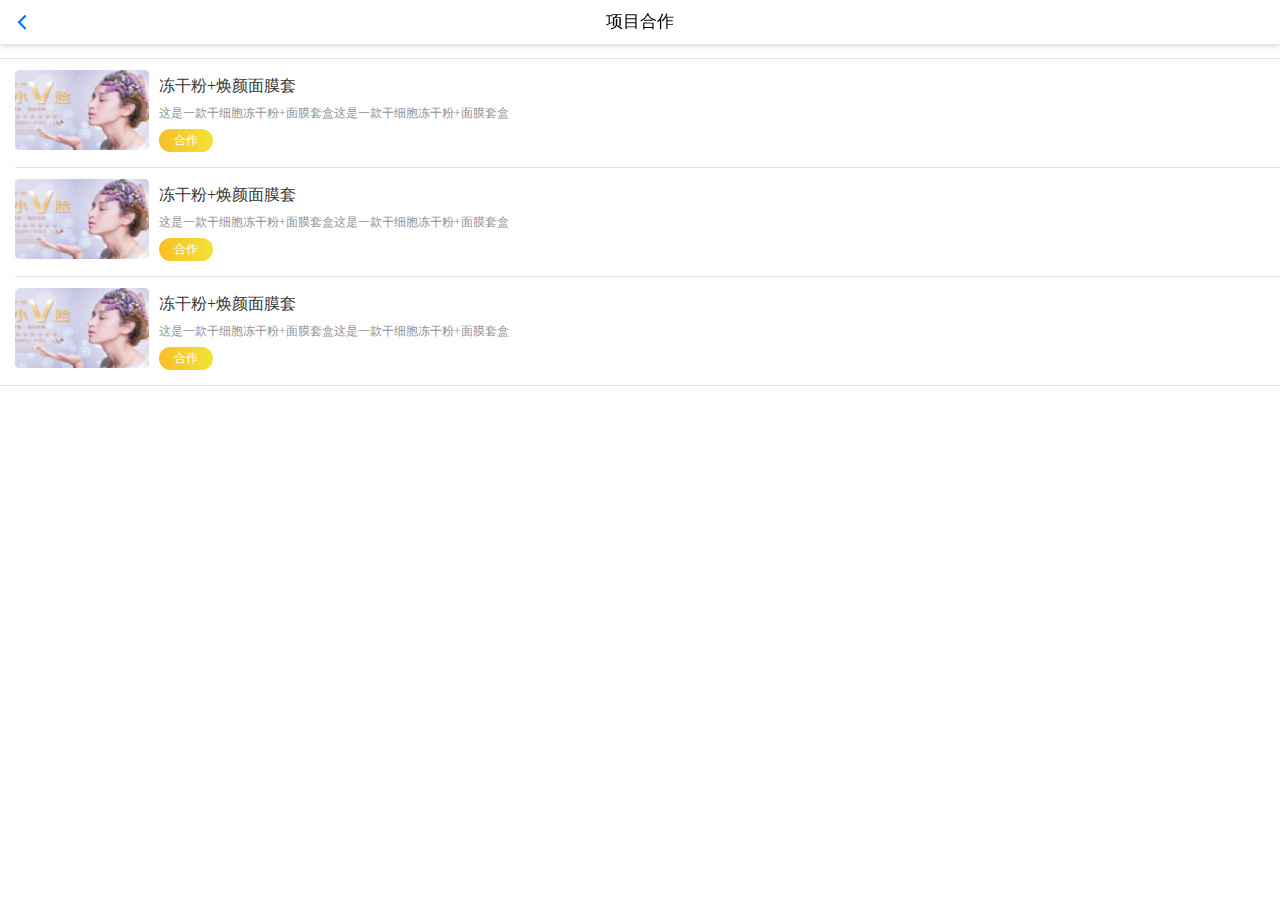
<file: project.html>
<!DOCTYPE html>
<html>

	<head>
		<meta charset="UTF-8">
		<meta name="viewport" content="width=device-width,initial-scale=1,minimum-scale=1,maximum-scale=1,user-scalable=no" />
		<title>项目合作</title>
    <script src="js/mui.min.js"></script>
    <link href="css/mui.min.css" rel="stylesheet"/>
    <link href="css/style.css" rel="stylesheet"/>
    <!--<script type="text/javascript" charset="utf-8">
      	mui.init();
    </script>-->

		<style>
			.title {
				margin: 20px 15px 10px;
				color: #6d6d72;
				font-size: 15px;
				padding-bottom: 51px;
			}
		</style>
	</head>

	<body>
		<header class="mui-bar mui-bar-nav">
			<a class="mui-action-back mui-icon mui-icon-left-nav mui-pull-left"></a>
			<h1 class="mui-title">项目合作</h1>
		</header>
	
	
	<div class="mui-content consult-style">
		<ul class="mui-table-view">
			<li class="mui-table-view-cell mui-media">
				<a href="./news_content.html">
					<img class="mui-media-object mui-pull-left por-img-style" src="./image/news/news1.png">
					<div class="mui-media-body">
						<div class="mui-ellipsis-2"><h4>冻干粉+焕颜面膜套</h4></div>
					</div>
					<div class="meta-info">
						<p class="mui-ellipsis ho-label list-time">这是一款干细胞冻干粉+面膜套盒这是一款干细胞冻干粉+面膜套盒</p>
					</div>
					<div class="meta-info">
						<button type="button" class="mui-btn pro-btn">合作</button>
					</div>
				</a>
			</li>
			<li class="mui-table-view-cell mui-media">
				<a href="./news_content.html">
					<img class="mui-media-object mui-pull-left por-img-style" src="./image/news/news1.png">
					<div class="mui-media-body">
						<div class="mui-ellipsis-2"><h4>冻干粉+焕颜面膜套</h4></div>
					</div>
					<div class="meta-info">
						<p class="mui-ellipsis ho-label list-time">这是一款干细胞冻干粉+面膜套盒这是一款干细胞冻干粉+面膜套盒</p>
					</div>
					<div class="meta-info">
						<button type="button" class="mui-btn pro-btn">合作</button>
					</div>
				</a>
			</li>
			<li class="mui-table-view-cell mui-media">
				<a href="./news_content.html">
					<img class="mui-media-object mui-pull-left por-img-style" src="./image/news/news1.png">
					<div class="mui-media-body">
						<div class="mui-ellipsis-2"><h4>冻干粉+焕颜面膜套</h4></div>
					</div>
					<div class="meta-info">
						<p class="mui-ellipsis ho-label list-time">这是一款干细胞冻干粉+面膜套盒这是一款干细胞冻干粉+面膜套盒</p>
					</div>
					<div class="meta-info">
						<button type="button" class="mui-btn pro-btn">合作</button>
					</div>
				</a>
			</li>
		</ul>

	</div>

		<script src="js/util.js"></script>
		<script type="text/javascript">
		mui.init({
			swipeBack:true //启用右滑关闭功能
		});		
		</script>
		
	</body>

</html>
</file>
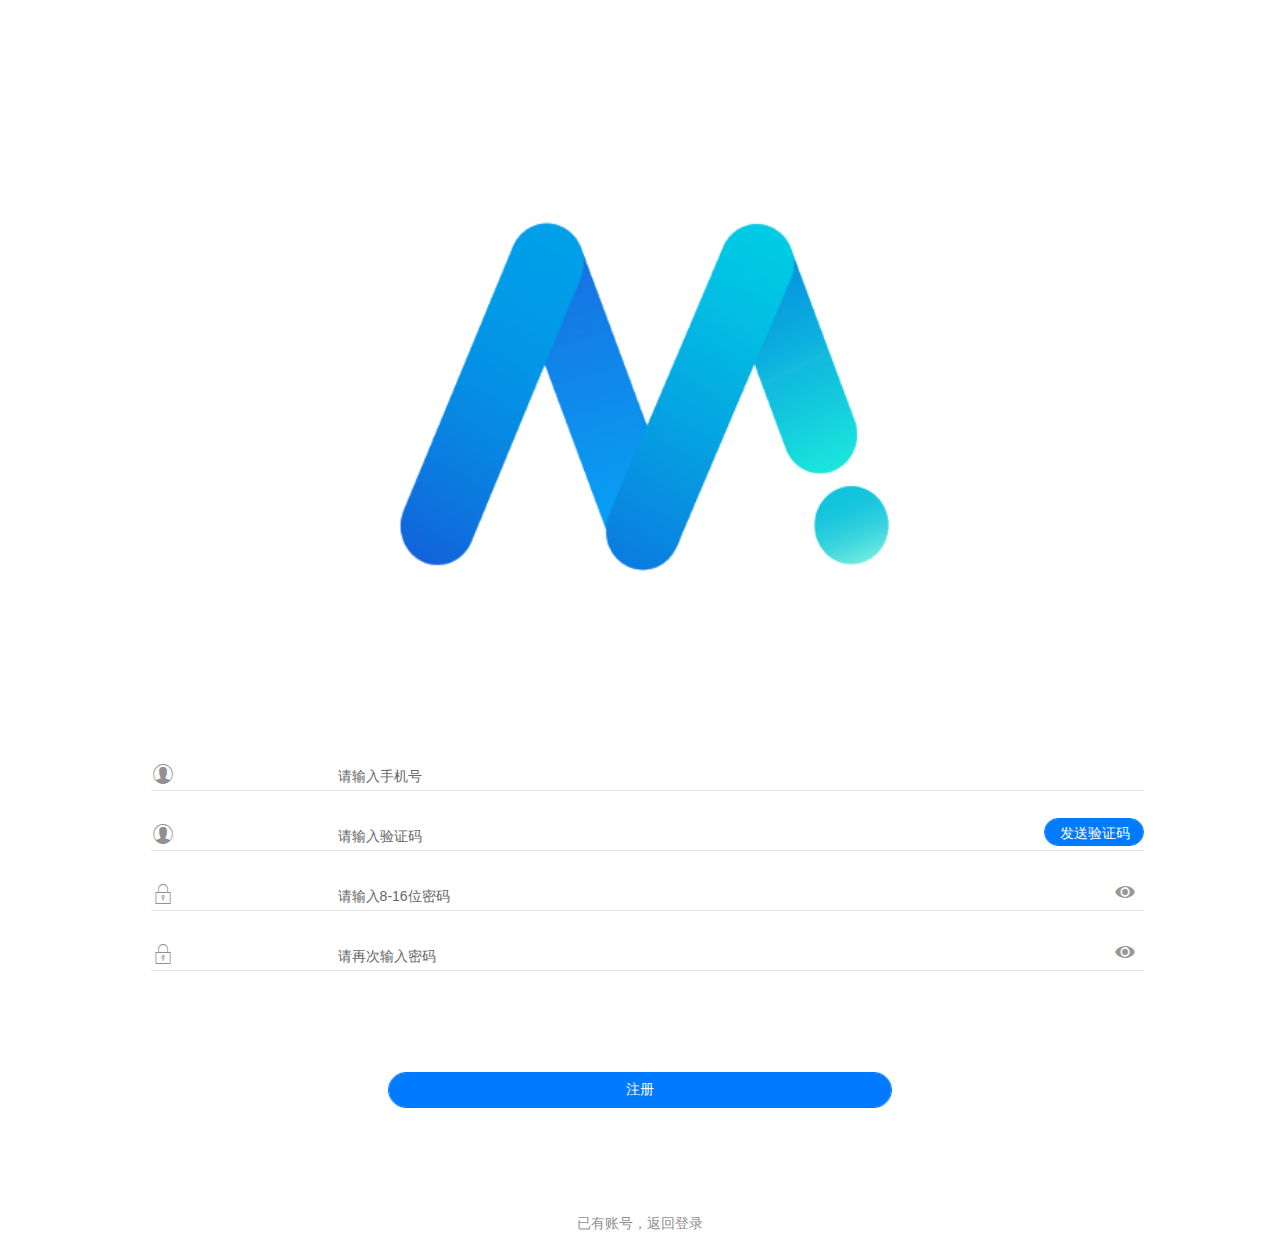
<file: request.html>
<!DOCTYPE html>
<html class="ui-page-login">
	<head>
		<meta charset="UTF-8">
		<meta name="viewport" content="width=device-width,initial-scale=1,minimum-scale=1,maximum-scale=1,user-scalable=no" />
		<title>request</title>
    <script src="js/mui.min.js"></script>
    <link href="css/mui.min.css" rel="stylesheet"/>
    <link href="css/style.css" rel="stylesheet"/>
    <link href="css/login.css" rel="stylesheet"/>


	</head>

	<body>

	<div class="mui-content">
		<!--logo开始-->
	    <div class="mui-row" style="padding: 15% 10% 10%;">
	    	<div class="mui-col-sm-3 mui-col-xs-3"></div>
	        <div class="mui-col-sm-6 mui-col-xs-6">
				<a href="#"><img src="image/login/logo.png" /></a>
	        </div>
	    </div>
	    <!--logo结束-->
	    
	    <!--login表单开始-->
    	<div class="mui-content-padded">
			<form class="mui-input-group" style="padding:0 10%">
				<div class="mui-input-row">
					<label><p><span class="mui-icon mui-icon-contact"></span></p></label>
					<input type="text" class="mui-input-clear" placeholder="请输入手机号">
				</div>
				<div class="mui-input-row row-padding-top input-position-father">
					<label><p><span class="mui-icon mui-icon-contact"></span></p></label>
					<input type="text" class="mui-input-clear" placeholder="请输入验证码">
					<!--发送验证码开始-->
					<div class="input-position-child"><a type="button" class="mui-btn mui-btn-primary btn-style-login2" style="line-height: 8px;">发送验证码</a></div>
					<!--发送验证码结束-->
				</div>
				
				
				<div class="mui-input-row  mui-password row-padding-top">
					<label><p><span class="mui-icon mui-icon-locked"></span></p></label>
					<input type="password" class="mui-input-password" placeholder="请输入8-16位密码">
				</div>
				<div class="mui-input-row  mui-password row-padding-top">
					<label><p><span class="mui-icon mui-icon-locked"></span></p></label>
					<input type="password" class="mui-input-password" placeholder="请再次输入密码">
				</div>
				
				<div class="mui-button-row" style="padding:10% 0">
					<button type="button" class="mui-btn mui-btn-primary btn-style-login1" onclick="return false;">注册</button>
				</div>
			</form>
		</div>
	    <!--login表单结束-->
	    
	    <div style="padding-top:30px;text-align:center;"><p>已有账号，返回登录</p></div>
	</div>

	</body>

</html>

<script type="text/javascript" charset="utf-8">
	mui.init();

</script>
</file>
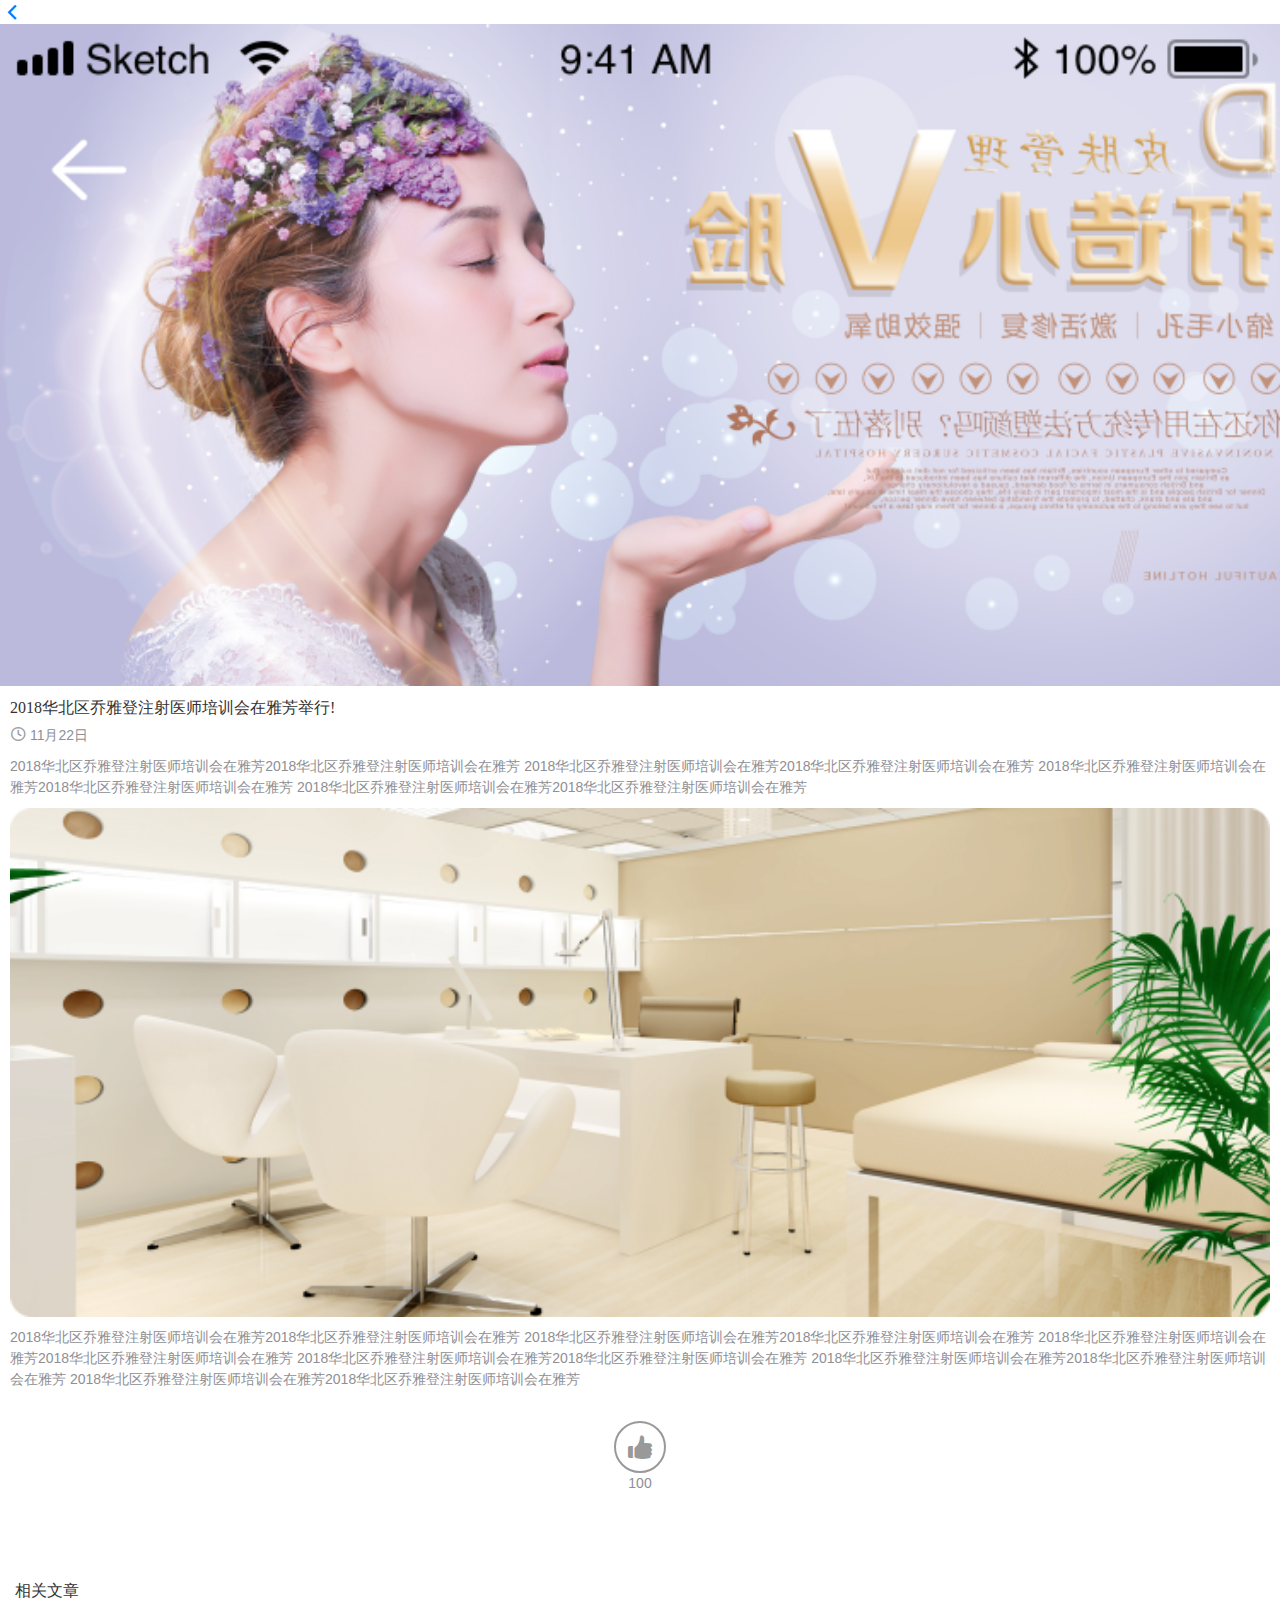
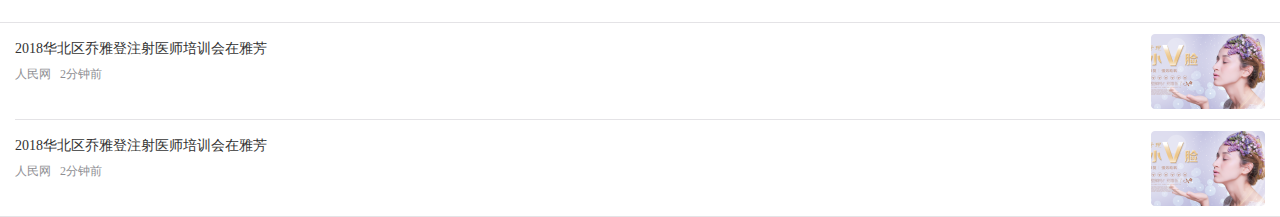
<file: test.html>
<html>

	<head>
		<meta charset="utf-8">
		<title>Hello MUI</title>
		<meta name="viewport" content="width=device-width, initial-scale=1,maximum-scale=1,user-scalable=no">
		<meta name="apple-mobile-web-app-capable" content="yes">
		<meta name="apple-mobile-web-app-status-bar-style" content="black">
		<!--标准mui.css-->
		<link rel="stylesheet" href="./css/mui.min.css">
		<link rel="stylesheet" href="./css/iconfonts.css">
		<link rel="stylesheet" href="./css/style.css">
		<link rel="stylesheet" type="text/css" href="./css/icons-extra.css" />
		<style type="text/css">
		</style>

	</head>

	<body>
		<header class="">
			<a class="mui-action-back mui-icon mui-icon-left-nav mui-pull-left"></a>
			<!--<h1 class="mui-title">文章详情</h1>-->
		</header>
			<img src="./image/news/content2.png" data-preview-src="" data-preview-group="1" />
		<div class="mui-content">
			<div class="mui-content-padded" style="padding-bottom:50px">
				<h4>2018华北区乔雅登注射医师培训会在雅芳举行!</h4>
				<p><span class="mui-icon iconfont icon-shijian"></span>  <span>11月22日</span></p>
				
				<p>2018华北区乔雅登注射医师培训会在雅芳2018华北区乔雅登注射医师培训会在雅芳
				2018华北区乔雅登注射医师培训会在雅芳2018华北区乔雅登注射医师培训会在雅芳
				2018华北区乔雅登注射医师培训会在雅芳2018华北区乔雅登注射医师培训会在雅芳
				2018华北区乔雅登注射医师培训会在雅芳2018华北区乔雅登注射医师培训会在雅芳</p>
				<p>
					<img src="./image/news/content1.png" data-preview-src="" data-preview-group="1" />
				</p>
				<p>2018华北区乔雅登注射医师培训会在雅芳2018华北区乔雅登注射医师培训会在雅芳
				2018华北区乔雅登注射医师培训会在雅芳2018华北区乔雅登注射医师培训会在雅芳
				2018华北区乔雅登注射医师培训会在雅芳2018华北区乔雅登注射医师培训会在雅芳
				2018华北区乔雅登注射医师培训会在雅芳2018华北区乔雅登注射医师培训会在雅芳
				2018华北区乔雅登注射医师培训会在雅芳2018华北区乔雅登注射医师培训会在雅芳
				2018华北区乔雅登注射医师培训会在雅芳2018华北区乔雅登注射医师培训会在雅芳</p>
				
				<br />
				<div class="flex-container">
					<div style="text-align: center;">
						<a href="" class="icon-extra-like">
							<span class="mui-icon-extra mui-icon-extra-like"></span>
						</a><br />
						<p>100</p>
					</div>
					
				</div>
			</div>
		</div>
		 
		<div class="mui-content">
			<h4 class="title-padding">相关文章</h4>
			
			<ul class="mui-table-view">
				<li class="mui-table-view-cell mui-media">
					<a href="javascript:;">
						<img class="mui-media-object mui-pull-right list-img-style" src="./image/news/news1.png">
						<div class="mui-media-body">
							<div class="mui-ellipsis-2"><h5>2018华北区乔雅登注射医师培训会在雅芳</h5></div>
						</div>
						<div class="meta-info">
							<p class="list-time">  
								<span class="author">人民网</span>&nbsp;&nbsp;&nbsp;<span class="time">2分钟前</span>
							</p>
						</div>
					</a>
				</li>
				<li class="mui-table-view-cell mui-media">
					<a href="javascript:;">
						<img class="mui-media-object mui-pull-right list-img-style" src="./image/news/news1.png">
						<div class="mui-media-body">
							<div class="mui-ellipsis-2"><h5>2018华北区乔雅登注射医师培训会在雅芳</h5></div>
						</div>
						<div class="meta-info">
							<p class="list-time">  
								<span class="author">人民网</span>&nbsp;&nbsp;&nbsp;<span class="time">2分钟前</span>
							</p>
						</div>
					</a>
				</li>
			</ul>
		</div>

	</body>
	<script src="./js/mui.min.js"></script>
	<script src="./js/mui.zoom.js"></script>
	<script src="./js/mui.previewimage.js"></script>
	<script>
		mui.previewImage();
	</script>

</html>
</file>
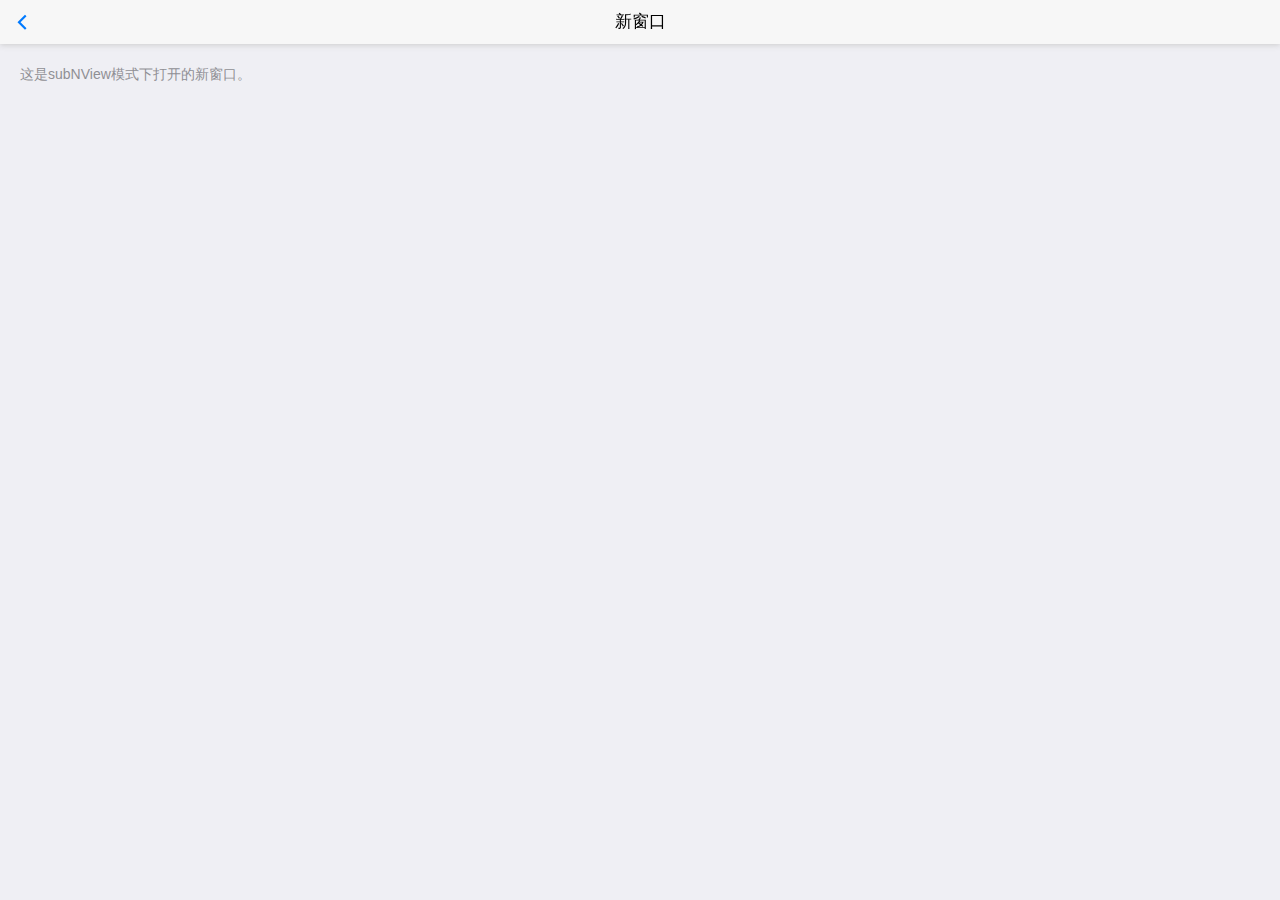
<file: html/new-webview.html>
<!DOCTYPE html>
<html>
	<head>
		<meta charset="UTF-8">
		<meta name="viewport" content="width=device-width,initial-scale=1,minimum-scale=1,maximum-scale=1,user-scalable=no" />
		<title>new webview</title>
		<script src="../js/mui.min.js"></script>
		<link href="../css/mui.min.css" rel="stylesheet" />
	</head>
	<body>
		<header class="mui-bar mui-bar-nav">
			<a class="mui-action-back mui-icon mui-icon-left-nav mui-pull-left"></a>
			<h1 class="mui-title">新窗口</h1>
		</header>
		<div class="mui-content">
			<p style="margin-top:20px;margin-left: 20px;">这是subNView模式下打开的新窗口。</p>
		</div>
		
		<script>
			mui.init();
		</script>
	</body>
</html>
</file>
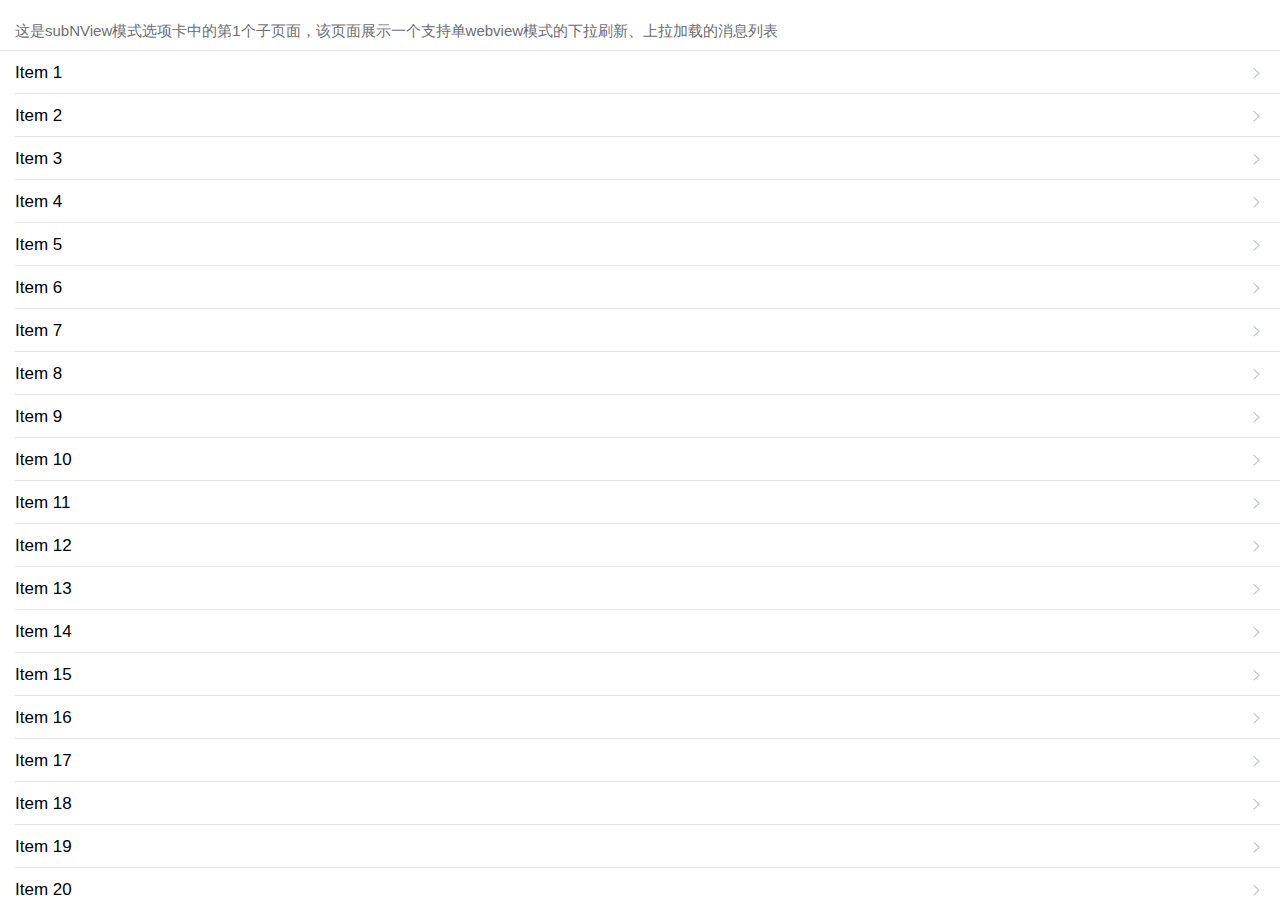
<file: html/tab-webview-subpage-chat.html>
<!DOCTYPE html>
<html>

	<head>
		<meta charset="utf-8">
		<title>Hello MUI</title>
		<meta name="viewport" content="width=device-width, initial-scale=1,maximum-scale=1,user-scalable=no">
		<meta name="apple-mobile-web-app-capable" content="yes">
		<meta name="apple-mobile-web-app-status-bar-style" content="black">
		<link rel="stylesheet" href="../css/mui.min.css">
		<style>
			html,
			body {
				background-color: #efeff4;
			}
			
			.title {
				padding: 20px 15px 10px;
				color: #6d6d72;
				font-size: 15px;
				background-color: #fff;
			}
		</style>
	</head>

	<body>
		<div id="pullrefresh" class="mui-content mui-scroll-wrapper">
			<div class="mui-scroll">
				<div class="title">
					这是subNView模式选项卡中的第1个子页面，该页面展示一个支持单webview模式的下拉刷新、上拉加载的消息列表
				</div>
				<ul class="mui-table-view mui-table-view-chevron">
					<li class="mui-table-view-cell">
						<a href="" class="mui-navigate-right">Item 1</a>
					</li>
					<li class="mui-table-view-cell">
						<a href="" class="mui-navigate-right">Item 2</a>
					</li>
					<li class="mui-table-view-cell">
						<a href="" class="mui-navigate-right">Item 3</a>
					</li>
					<li class="mui-table-view-cell">
						<a href="" class="mui-navigate-right">Item 4</a>
					</li>
					<li class="mui-table-view-cell">
						<a href="" class="mui-navigate-right">Item 5</a>
					</li>
					<li class="mui-table-view-cell">
						<a href="" class="mui-navigate-right">Item 6</a>
					</li>
					<li class="mui-table-view-cell">
						<a href="" class="mui-navigate-right">Item 7</a>
					</li>
					<li class="mui-table-view-cell">
						<a href="" class="mui-navigate-right">Item 8</a>
					</li>
					<li class="mui-table-view-cell">
						<a href="" class="mui-navigate-right">Item 9</a>
					</li>
					<li class="mui-table-view-cell">
						<a href="" class="mui-navigate-right">Item 10</a>
					</li>
					<li class="mui-table-view-cell">
						<a href="" class="mui-navigate-right">Item 11</a>
					</li>
					<li class="mui-table-view-cell">
						<a href="" class="mui-navigate-right">Item 12</a>
					</li>
					<li class="mui-table-view-cell">
						<a href="" class="mui-navigate-right">Item 13</a>
					</li>
					<li class="mui-table-view-cell">
						<a href="" class="mui-navigate-right">Item 14</a>
					</li>
					<li class="mui-table-view-cell">
						<a href="" class="mui-navigate-right">Item 15</a>
					</li>
					<li class="mui-table-view-cell">
						<a href="" class="mui-navigate-right">Item 16</a>
					</li>
					<li class="mui-table-view-cell">
						<a href="" class="mui-navigate-right">Item 17</a>
					</li>
					<li class="mui-table-view-cell">
						<a href="" class="mui-navigate-right">Item 18</a>
					</li>
					<li class="mui-table-view-cell">
						<a href="" class="mui-navigate-right">Item 19</a>
					</li>
					<li class="mui-table-view-cell">
						<a href="" class="mui-navigate-right">Item 20</a>
					</li>
				</ul>
			</div>
		</div>
		<script src="../js/mui.min.js"></script>
		<script>
			mui.init({
				swipeBack: false,
				pullRefresh: {
					container: '#pullrefresh',
					down: {
						style:'circle',
						callback: pulldownRefresh
					},
					up: {
						contentrefresh: '正在加载...',
						callback: pullupRefresh
					}
				}
			});
			/**
			 * 下拉刷新具体业务实现
			 */
			function pulldownRefresh() {
				setTimeout(function() {
					var table = document.body.querySelector('.mui-table-view');
					var cells = document.body.querySelectorAll('.mui-table-view-cell');
					for(var i = cells.length, len = i + 3; i < len; i++) {
						var li = document.createElement('li');
						li.className = 'mui-table-view-cell';
						li.innerHTML = '<a class="mui-navigate-right">Item ' + (i + 1) + '</a>';
						//下拉刷新，新纪录插到最前面；
						table.insertBefore(li, table.firstChild);
					}
					mui('#pullrefresh').pullRefresh().endPulldownToRefresh(); //refresh completed
					mui.toast('下拉刷新成功');
				}, 1000);
			}
			var count = 0;
			/**
			 * 上拉加载具体业务实现
			 */
			function pullupRefresh() {
				setTimeout(function() {
					mui('#pullrefresh').pullRefresh().endPullupToRefresh((++count > 2)); //参数为true代表没有更多数据了。
					var table = document.body.querySelector('.mui-table-view');
					var cells = document.body.querySelectorAll('.mui-table-view-cell');
					for(var i = cells.length, len = i + 20; i < len; i++) {
						var li = document.createElement('li');
						li.className = 'mui-table-view-cell';
						li.innerHTML = '<a class="mui-navigate-right">Item ' + (i + 1) + '</a>';
						table.appendChild(li);
					}
				}, 1000);
			}
		</script>
	</body>

</html>
</file>
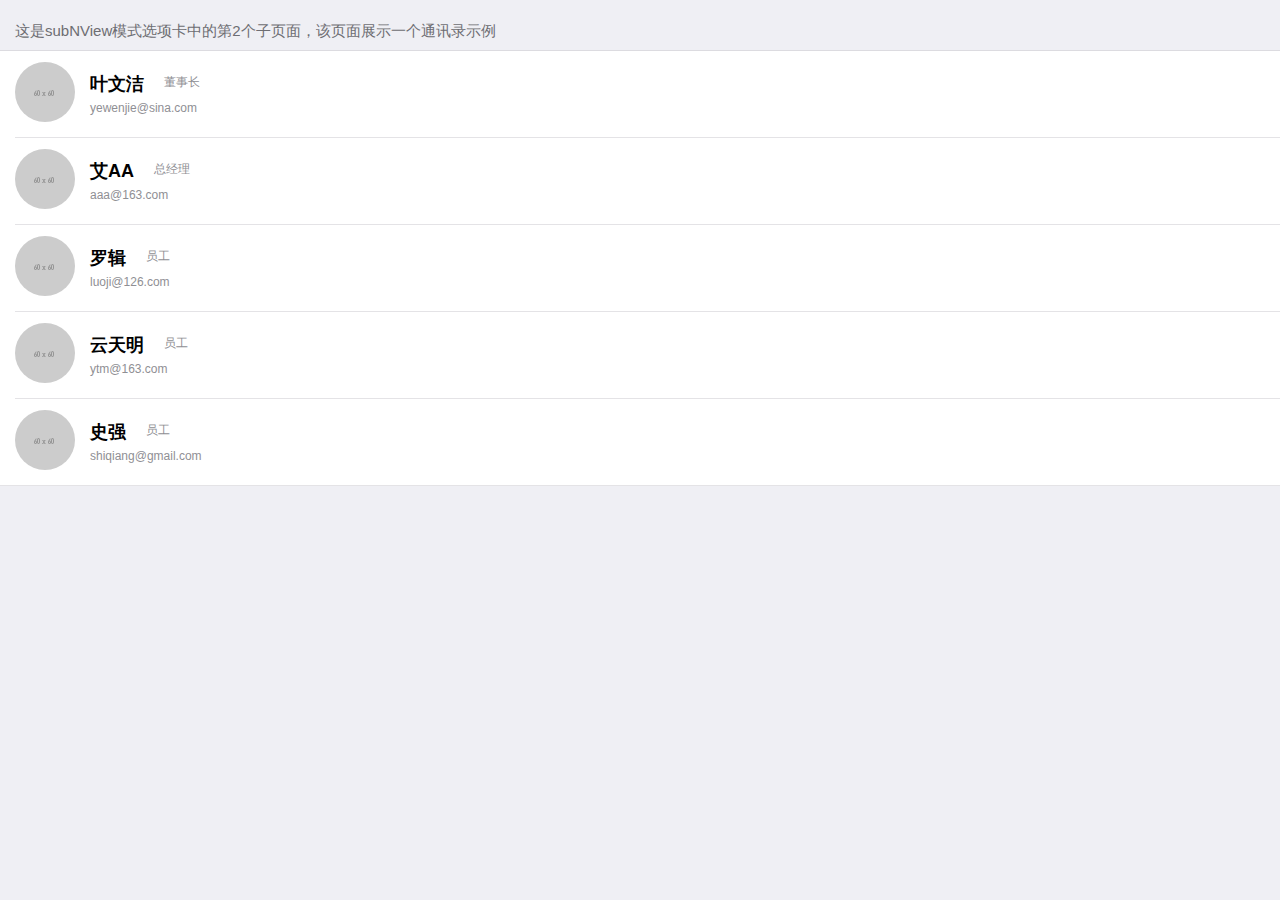
<file: html/tab-webview-subpage-contact.html>
<!DOCTYPE html>
<html>

	<head>
		<meta charset="utf-8">
		<title>Hello MUI</title>
		<meta name="viewport" content="width=device-width, initial-scale=1,maximum-scale=1,user-scalable=no">
		<meta name="apple-mobile-web-app-capable" content="yes">
		<meta name="apple-mobile-web-app-status-bar-style" content="black">

		<link rel="stylesheet" href="../css/mui.min.css">
		<style>
			html,body {
				background-color: #efeff4;
			}
			.title{
				margin: 20px 15px 10px;
				color: #6d6d72;
				font-size: 15px;
			}
			 .oa-contact-cell.mui-table .mui-table-cell {
				padding: 11px 0;
				vertical-align: middle;
			}
			
			.oa-contact-cell {
				position: relative;
				margin: -11px 0;
			}
	
			.oa-contact-avatar {
				width: 75px;
			}
			.oa-contact-avatar img {
				border-radius: 50%;
			}
			.oa-contact-content {
				width: 100%;
			}
			.oa-contact-name {
				margin-right: 20px;
			}
			.oa-contact-name, oa-contact-position {
				float: left;
			}
		</style>
	</head>

	<body>
		<div class="mui-content">
			<div class="title">
				这是subNView模式选项卡中的第2个子页面，该页面展示一个通讯录示例
			</div>

			<ul class="mui-table-view mui-table-view-striped mui-table-view-condensed">
				<li class="mui-table-view-cell">
					<div class="mui-slider-cell">
						<div class="oa-contact-cell mui-table">
							<div class="oa-contact-avatar mui-table-cell">
								<img src="../images/60x60.gif" />
							</div>
							<div class="oa-contact-content mui-table-cell">
								<div class="mui-clearfix">
									<h4 class="oa-contact-name">叶文洁</h4>
									<span class="oa-contact-position mui-h6">董事长</span>
								</div>
								<p class="oa-contact-email mui-h6">
									yewenjie@sina.com
								</p>
							</div>
						</div>
					</div>
				</li>
				<li class="mui-table-view-cell">
					<div class="mui-slider-cell">
						<div class="oa-contact-cell mui-table">
							<div class="oa-contact-avatar mui-table-cell">
								<img src="../images/60x60.gif" />
							</div>
							<div class="oa-contact-content mui-table-cell">
								<div class="mui-clearfix">
									<h4 class="oa-contact-name">艾AA</h4>
									<span class="oa-contact-position mui-h6">总经理</span>
								</div>
								<p class="oa-contact-email mui-h6">
									aaa@163.com
								</p>
							</div>
						</div>
					</div>
				</li>
				<li class="mui-table-view-cell">
					<div class="mui-slider-cell">
						<div class="oa-contact-cell mui-table">
							<div class="oa-contact-avatar mui-table-cell">
								<img src="../images/60x60.gif" />
							</div>
							<div class="oa-contact-content mui-table-cell">
								<div class="mui-clearfix">
									<h4 class="oa-contact-name">罗辑</h4>
									<span class="oa-contact-position mui-h6">员工</span>
								</div>
								<p class="oa-contact-email mui-h6">
									luoji@126.com
								</p>
							</div>
						</div>
					</div>
				</li>
				<li class="mui-table-view-cell">
					<div class="mui-slider-cell">
						<div class="oa-contact-cell mui-table">
							<div class="oa-contact-avatar mui-table-cell">
								<img src="../images/60x60.gif" />
							</div>
							<div class="oa-contact-content mui-table-cell">
								<div class="mui-clearfix">
									<h4 class="oa-contact-name">云天明</h4>
									<span class="oa-contact-position mui-h6">员工</span>
								</div>
								<p class="oa-contact-email mui-h6">
									ytm@163.com
								</p>
							</div>
						</div>
					</div>
				</li>
				<li class="mui-table-view-cell">
					<div class="mui-slider-cell">
						<div class="oa-contact-cell mui-table">
							<div class="oa-contact-avatar mui-table-cell">
								<img src="../images/60x60.gif" />
							</div>
							<div class="oa-contact-content mui-table-cell">
								<div class="mui-clearfix">
									<h4 class="oa-contact-name">史强</h4>
									<span class="oa-contact-position mui-h6">员工</span>
								</div>
								<p class="oa-contact-email mui-h6">
									shiqiang@gmail.com
								</p>
							</div>
						</div>
					</div>
				</li>
			</ul>
		</div>
	</body>
	<script src="../js/mui.min.js"></script>
	<script>
		mui.init({
			swipeBack:true //启用右滑关闭功能
		});
	</script>
</html>
</file>
<file: css/index.css>
@charset "UTF-8";
html,body {
	background-color: #fff !important;
}

/*公共样式开始*/
.pulic-padding {
	padding:0 10px;
}


/*公共样式结束*/


/*搜索框样式开始*/
header .radius {
	border-radius: 40px;
}
.mui-bar{
	    background-color: #fff !important;
}
.mui-content{
	background-color: #fff !important;
}
.mui-bar-nav {
	box-shadow:none;
}
input[type=search] {
	border:1px solid #ddd;
	background-color:#fff;
}
/*搜索框样式结束*/


/*导航开始*/
.mui-grid-view.mui-grid-9,.mui-grid-view.mui-grid-9 .mui-table-view-cell{
	background-color: #fff;
	border: 0;
}
/*导航结束*/


/*banner开始*/
.banner-radius {
	border-radius: 8px;
}
/*banner结束*/

/*图片自适应开始*/
.img-responsive {
	display: inline-block;
  	height: auto;
  	max-width: 100%;
}
/*图片自适应结束*/
/*选项卡切换+下拉刷新开始*/

/*选项卡切换+下拉刷新结束*/
</file>
<file: css/style.css>
@charset "UTF-8";

/*公共样式开始*/
html,body,header {
	background-color: #fff !important;
}
.title-padding {
	padding:15px 15px;
}
h3{
	font: 18px/30px '微软雅黑';
	color:#333;
}
h4{
	font: 16px/24px '微软雅黑';
	color:#333;
}
h5{
	font: 14px/20px '微软雅黑';
	color:#333;
}
h6{
	font-size: 12px/16px '微软雅黑';
	color:#999;
}
.list-time{
	font: 12px/20px '微软雅黑';
}


/*公共样式结束*/
.mui-content{
	background-color: #fff !important;
}


/*news开始*/
.list-img-style {
	max-width:114px !important;
	height:75px !important;
}
img{
	width:100%;
}
/*news结束*/



/*news_content开始*/
/*图片预览控件开始*/
.mui-preview-image.mui-fullscreen {
	position: fixed;
	z-index: 20;
	background-color: #000;
}
.mui-preview-header,
.mui-preview-footer {
	position: absolute;
	width: 100%;
	left: 0;
	z-index: 10;
}
.mui-preview-header {
	height: 44px;
	top: 0;
}
.mui-preview-footer {
	height: 50px;
	bottom: 0px;
}
.mui-preview-header .mui-preview-indicator {
	display: block;
	line-height: 25px;
	color: #fff;
	text-align: center;
	margin: 15px auto 4;
	width: 70px;
	background-color: rgba(0, 0, 0, 0.4);
	border-radius: 12px;
	font-size: 16px;
}
.mui-preview-image {
	display: none;
	-webkit-animation-duration: 0.5s;
	animation-duration: 0.5s;
	-webkit-animation-fill-mode: both;
	animation-fill-mode: both;
}
.mui-preview-image.mui-preview-in {
	-webkit-animation-name: fadeIn;
	animation-name: fadeIn;
}
.mui-preview-image.mui-preview-out {
	background: none;
	-webkit-animation-name: fadeOut;
	animation-name: fadeOut;
}
.mui-preview-image.mui-preview-out .mui-preview-header,
.mui-preview-image.mui-preview-out .mui-preview-footer {
	display: none;
}
.mui-zoom-scroller {
	position: absolute;
	display: -webkit-box;
	display: -webkit-flex;
	display: flex;
	-webkit-box-align: center;
	-webkit-align-items: center;
	align-items: center;
	-webkit-box-pack: center;
	-webkit-justify-content: center;
	justify-content: center;
	left: 0;
	right: 0;
	bottom: 0;
	top: 0;
	width: 100%;
	height: 100%;
	margin: 0;
	-webkit-backface-visibility: hidden;
}
.mui-zoom {
	-webkit-transform-style: preserve-3d;
	transform-style: preserve-3d;
}
.mui-slider .mui-slider-group .mui-slider-item img {
	width: auto;
	height: auto;
	max-width: 100%;
	max-height: 100%;
}
.mui-android-4-1 .mui-slider .mui-slider-group .mui-slider-item img {
	width: 100%;
}
.mui-android-4-1 .mui-slider.mui-preview-image .mui-slider-group .mui-slider-item {
	display: inline-table;
}
.mui-android-4-1 .mui-slider.mui-preview-image .mui-zoom-scroller img {
	display: table-cell;
	vertical-align: middle;
}
.mui-preview-loading {
	position: absolute;
	width: 100%;
	height: 100%;
	top: 0;
	left: 0;
	display: none;
}
.mui-preview-loading.mui-active {
	display: block;
}
.mui-preview-loading .mui-spinner-white {
	position: absolute;
	top: 50%;
	left: 50%;
	margin-left: -25px;
	margin-top: -25px;
	height: 50px;
	width: 50px;
}
.mui-preview-image img.mui-transitioning {
	-webkit-transition: -webkit-transform 0.5s ease, opacity 0.5s ease;
	transition: transform 0.5s ease, opacity 0.5s ease;
}
@-webkit-keyframes fadeIn {
	0% {
		opacity: 0;
	}
	100% {
		opacity: 1;
	}
}
@keyframes fadeIn {
	0% {
		opacity: 0;
	}
	100% {
		opacity: 1;
	}
}
@-webkit-keyframes fadeOut {
	0% {
		opacity: 1;
	}
	100% {
		opacity: 0;
	}
}
@keyframes fadeOut {
	0% {
		opacity: 1;
	}
	100% {
		opacity: 0;
	}
}
p img {
	max-width: 100%;
	height: auto;
}
/*图片预览控件结束*/

.icon-extra-like{
	border:2px solid #999;
	padding:12px 12px;
	border-radius:30px;
	display: inline-block;
	color:#999
}
/*news_content结束*/



/*consult 咨询开始*/
.img-list {
    line-height: 44px;
    max-width: 44px;
    height: 44px;
    border-radius: 22px;
}

.consult-style h4{
	line-height:22px
}
.consult-style h4>span{
	font-size:12px;
}

.consult-but{
	border:none;
	border-radius: 20px;
	background: linear-gradient(to right, #0F71DD , #1BA7FF ,#49DDE2); /* 标准的语法 */
}
/*consult 咨询结束*/


/*ho-hospital医院开始*/
.ho-label{
	line-height:22px;
}
.ho-label>span{
	margin:0 1px;
	padding:1px 3px;
	/*border:1px solid #999;*/
	border-radius: 5px;
}

/*ho-hospital医院结束*/

/*project开始*/
.pro-btn{
	margin:5px 0;
	padding:3px 15px;
	border:0px solid #F7BF27;
	border-radius: 20px;
	background: linear-gradient(to right,#F7BF27, #F3E236);
	color:#fff;
	font-size:12px;
}
.por-img-style{
	max-width: 134px!important;
	width:134px!important;
	height:80px!important;
}
/*project结束*/
</file>
<file: css/login.css>
@charset "UTF-8";


/*login开始*/
.mui-input-group:before,.mui-input-group:after{
	background-color: #fff !important;
}
.mui-input-row label{
	width:15%;
	/*border:1px solid #f00;*/
}
.mui-input-row label~input, .mui-input-row label~select{
	padding-top:20px;
	width:80%;
	/*border:1px solid #f00;*/
}
.row-padding-top{
	margin-top:20px;
}
/*图标右移改为0*/
/*.mui-input-group .mui-input-row:after{
	position: absolute;
    left: 0px;  
}*/
input::-webkit-input-placeholder {
    /* placeholder颜色  */
    color: #666;
    /* placeholder字体大小  */
    font-size: 14px;
 }
 
 /*button样式开始*/
 .btn-style-login1{
 	width:50%;
 	height:36px;
 	/*border:1px solid #f00;*/
 	border-radius: 20px;
 }
  .btn-style-login2{
 	width:100px!important;
 	height:28px;
 	text-align:center;
 	/*border:1px solid #f00;*/
 	border-radius: 20px;
 }
 /*button样式结束*/
 
 .mui-btn-primary{
 	background-color: -moz-linear-gradient( top,#ccc,#000);
 }
/*login结束*/

/*request开始*/
.input-position-father{
	position:relative;
}
.input-position-child{
	position:absolute;
	right:0;
	bottom:5px;
	
}
/*request结束*/
</file>
<file: css/iconfonts.css>
@font-face {font-family: "iconfont";  
    src:url('../fonts/iconfonts.ttf') format('truetype'); /* chrome、firefox、opera、Safari, Android, iOS 4.2+*/  
}  

.iconfont {  
    font-family:"iconfont" !important;  
    font-size:16px;  
    font-style:normal;  
    -webkit-font-smoothing: antialiased;  
    -webkit-text-stroke-width: 0.2px;  
}  

.icon-shijian:before {
  content: "\e603";
}
</file>
<file: css/icons-extra.css>
@font-face {
    font-family: MuiiconSpread;
    font-weight: normal;
    font-style: normal;
    src:  url('../fonts/mui-icons-extra.ttf') format('truetype'); /* iOS 4.1- */
}
.mui-icon-extra
{
    font-family: MuiiconSpread;
    font-size: 24px;
    font-weight: normal;
    font-style: normal;
    line-height: 1;
    display: inline-block;
    text-decoration: none;
    -webkit-font-smoothing: antialiased;
}
.mui-icon-extra-cold:before { content: "\e500"; }
.mui-icon-extra-share:before { content: "\e200"; }
.mui-icon-extra-class:before { content: "\e118"; }
.mui-icon-extra-custom:before { content: "\e117"; }
.mui-icon-extra-new:before { content: "\e103"; }
.mui-icon-extra-card:before { content: "\e104"; }
.mui-icon-extra-grech:before { content: "\e105"; }
.mui-icon-extra-trend:before { content: "\e106"; }
.mui-icon-extra-filter:before { content: "\e207"; }
.mui-icon-extra-holiday:before { content: "\e300"; }
.mui-icon-extra-cart:before { content: "\e107"; }
.mui-icon-extra-heart:before { content: "\e180"; }
.mui-icon-extra-computer:before { content: "\e600"; }
.mui-icon-extra-express:before { content: "\e108"; }
.mui-icon-extra-gift:before { content: "\e109"; }
.mui-icon-extra-gold:before { content: "\e102"; }
.mui-icon-extra-lamp:before { content: "\e601"; }
.mui-icon-extra-rank:before { content: "\e110"; }
.mui-icon-extra-notice:before { content: "\e111"; }
.mui-icon-extra-sweep:before { content: "\e202"; }
.mui-icon-extra-arrowleftcricle:before { content: "\e401"; }
.mui-icon-extra-dictionary:before { content: "\e602"; }
.mui-icon-extra-heart-filled:before { content: "\e119"; }
.mui-icon-extra-xiaoshuo:before { content: "\e607"; }
.mui-icon-extra-top:before { content: "\e403"; }
.mui-icon-extra-people:before { content: "\e203"; }
.mui-icon-extra-topic:before { content: "\e603"; }
.mui-icon-extra-hotel:before { content: "\e301"; }
.mui-icon-extra-like:before { content: "\e206"; }
.mui-icon-extra-regist:before { content: "\e201"; }
.mui-icon-extra-order:before { content: "\e113"; }
.mui-icon-extra-alipay:before { content: "\e114"; }
.mui-icon-extra-find:before { content: "\e400"; }
.mui-icon-extra-arrowrightcricle:before { content: "\e402"; }
.mui-icon-extra-calendar:before { content: "\e115"; }
.mui-icon-extra-prech:before { content: "\e116"; }
.mui-icon-extra-cate:before { content: "\e501"; }
.mui-icon-extra-comment:before { content: "\e209"; }
.mui-icon-extra-at:before { content: "\e208"; }
.mui-icon-extra-addpeople:before { content: "\e204"; }
.mui-icon-extra-peoples:before { content: "\e205"; }
.mui-icon-extra-calc:before { content: "\e101"; }
.mui-icon-extra-classroom:before { content: "\e604"; }
.mui-icon-extra-phone:before { content: "\e404"; }
.mui-icon-extra-university:before { content: "\e605"; }
.mui-icon-extra-outline:before { content: "\e606"; }
</file>
